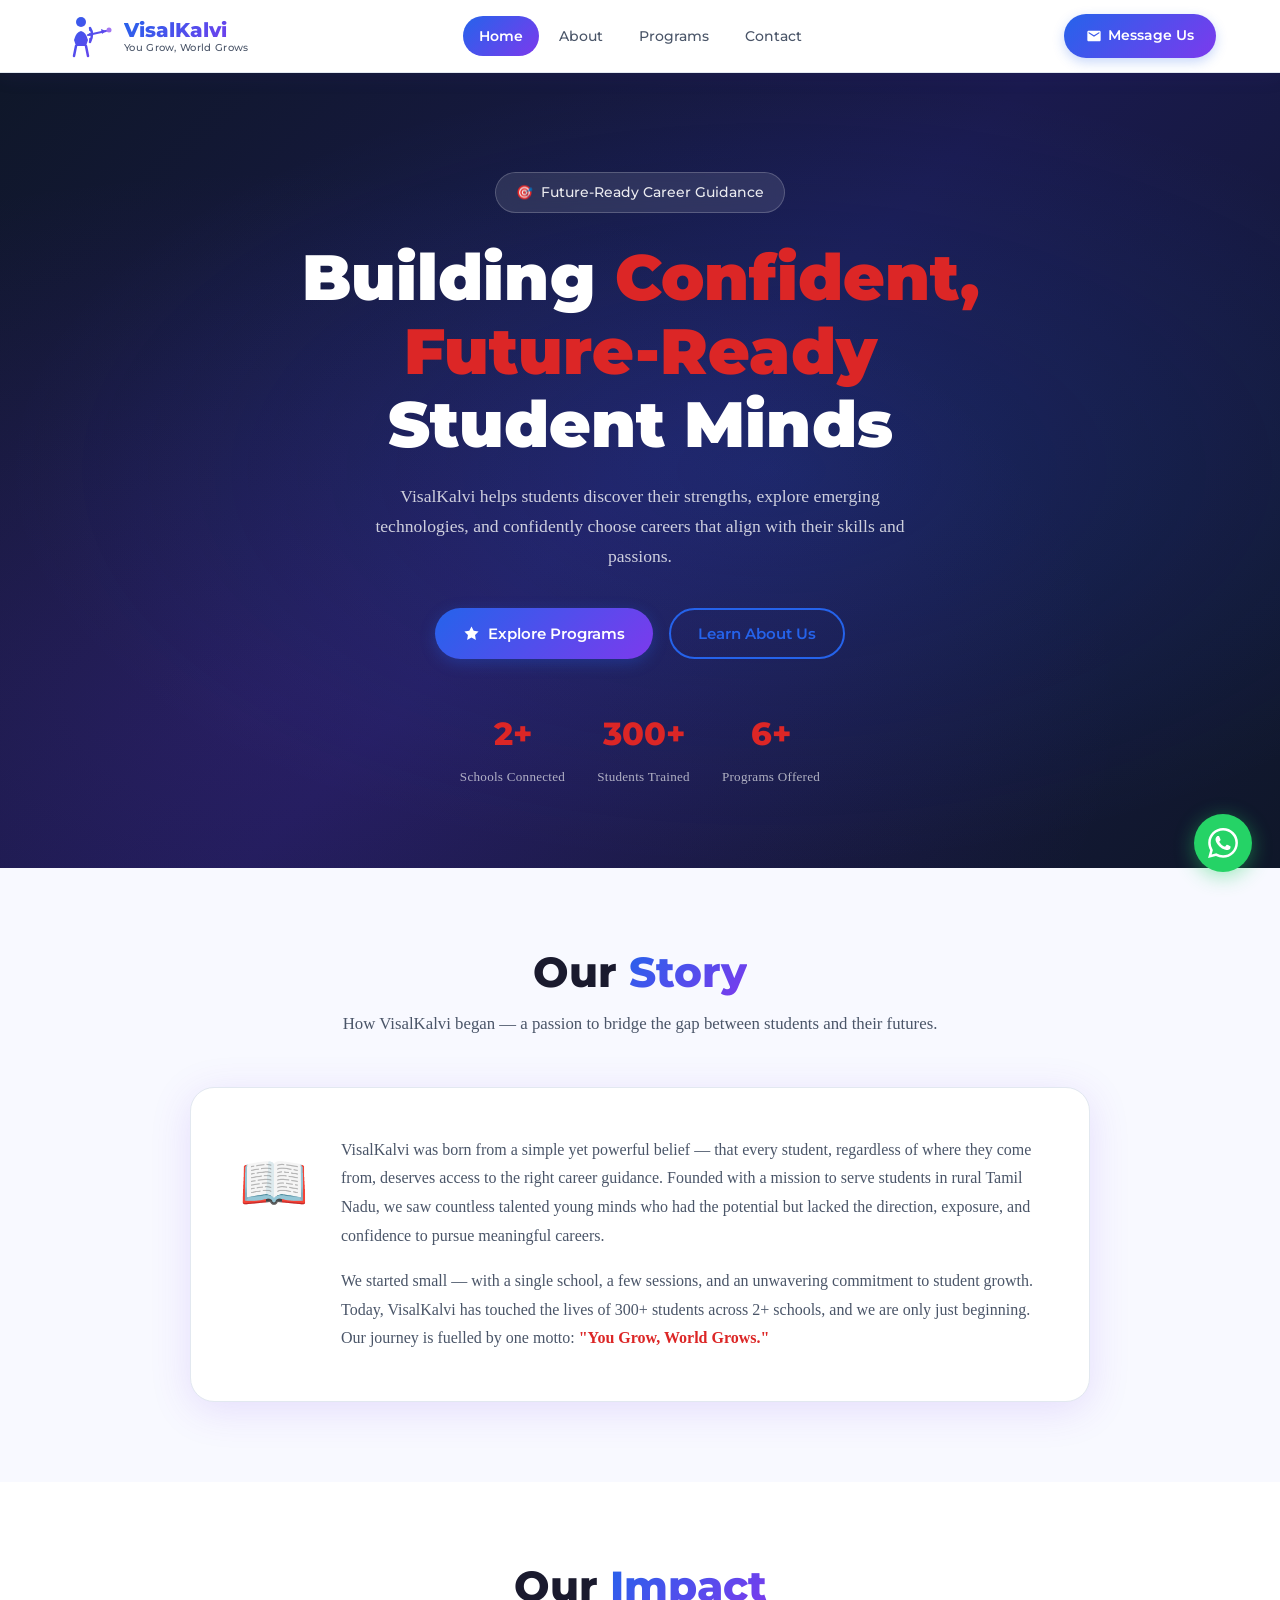
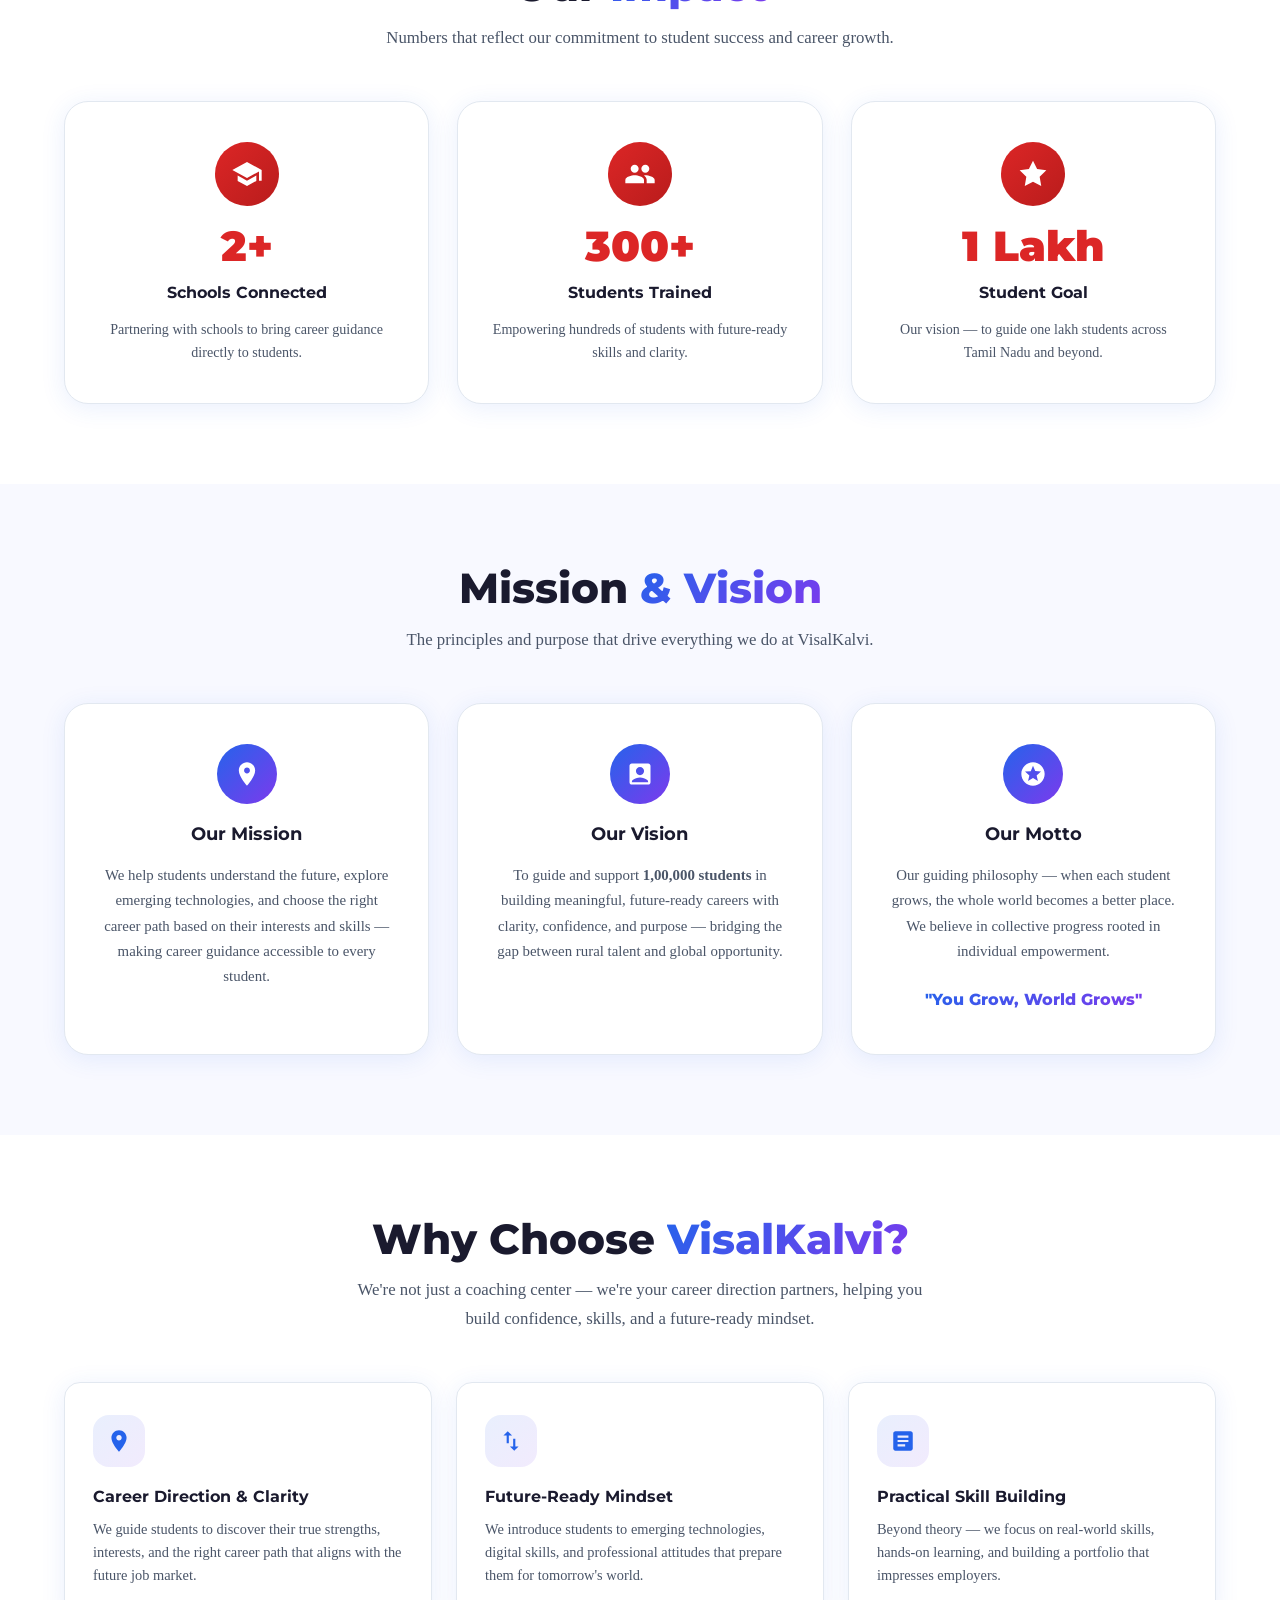
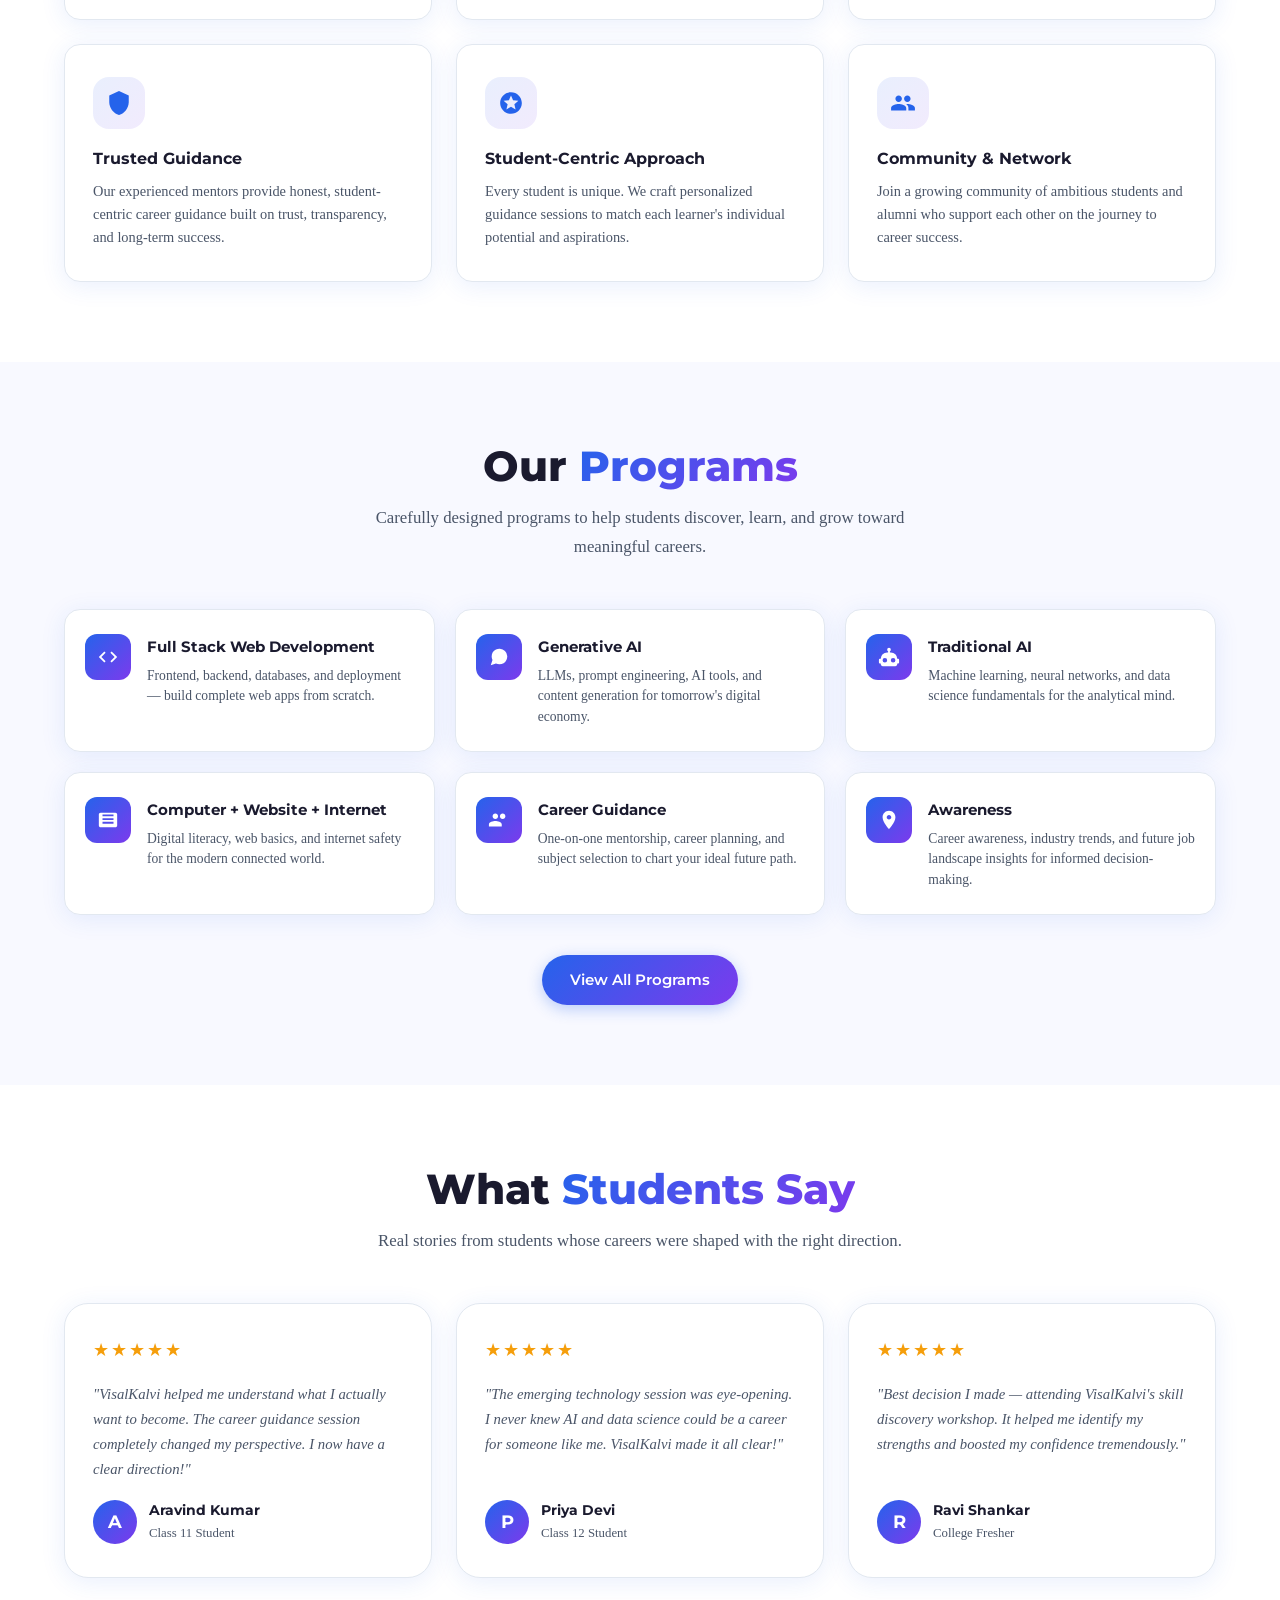
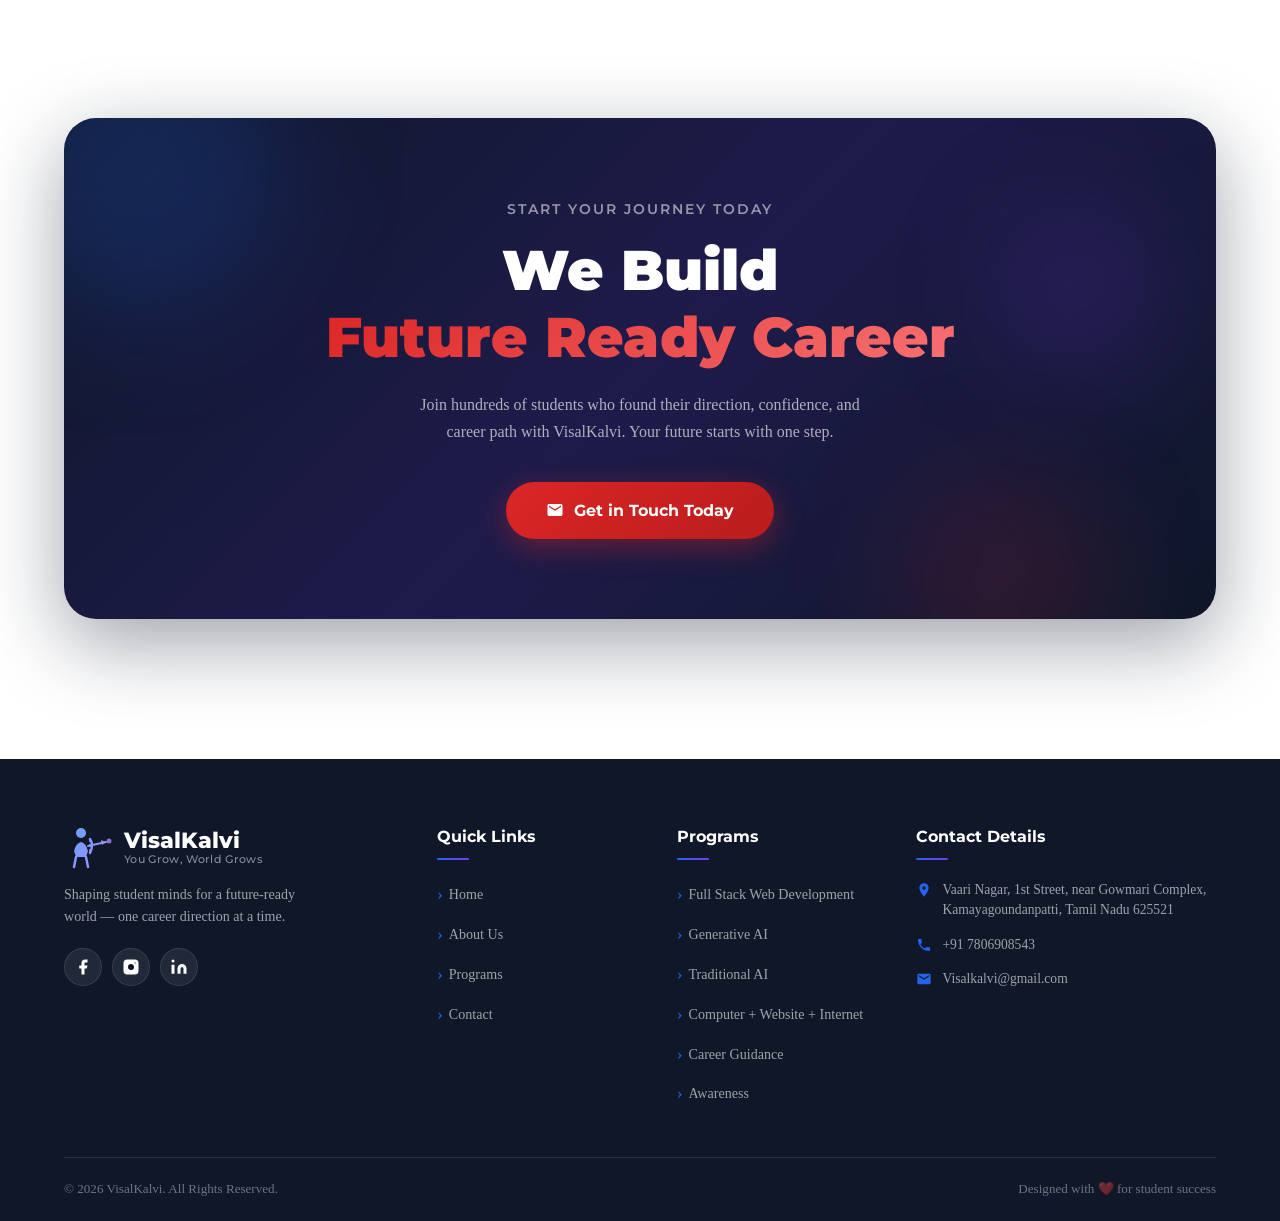
<file: index.html>
<!DOCTYPE html>
<html lang="en">
<head>
  <meta charset="UTF-8" />
  <meta name="viewport" content="width=device-width, initial-scale=1.0" />
  <title>VisalKalvi — You Grow, World Grows | Career Guidance for Students</title>
  <meta name="description" content="VisalKalvi empowers students with future-ready career guidance, skill development, and emerging technology awareness. You Grow, World Grows." />
  <link rel="preconnect" href="https://fonts.googleapis.com" />
  <link rel="preconnect" href="https://fonts.gstatic.com" crossorigin />
  <link href="https://fonts.googleapis.com/css2?family=Montserrat:wght@400;600;700;800;900&display=swap" rel="stylesheet" />
  <link rel="stylesheet" href="css/style.css" />
  <link rel="stylesheet" href="css/home.css" />
</head>
<body>

<!-- Placeholder for Shared Header -->
<div id="header-placeholder"></div>

<!-- ===== HERO ===== -->
<section class="hero hero-centered">
  <div class="container">
    <div class="hero-inner hero-inner-centered">
      <div class="hero-content hero-content-centered">
        <div class="hero-badge">
          <span>🎯</span>
          Future-Ready Career Guidance
        </div>
        <h1 class="hero-title">
          Building <span class="highlight-red">Confident,</span><br/>
          <span class="highlight-red">Future-Ready</span><br/>
          Student Minds
        </h1>
        <p class="hero-desc">
          VisalKalvi helps students discover their strengths, explore emerging technologies,
          and confidently choose careers that align with their skills and passions.
        </p>
        <div class="hero-actions">
          <a href="programs.html" class="btn-primary" id="heroExploreBtn">
            <svg viewBox="0 0 24 24" width="17" height="17" fill="white"><path d="M12 2l3.09 6.26L22 9.27l-5 4.87 1.18 6.88L12 17.77l-6.18 3.25L7 14.14 2 9.27l6.91-1.01L12 2z"/></svg>
            Explore Programs
          </a>
          <a href="about.html" class="btn-outline" id="heroAboutBtn">Learn About Us</a>
        </div>
        <div class="hero-stats">
          <div class="hero-stat"><strong>2+</strong><span>Schools Connected</span></div>
          <div class="hero-stat"><strong>300+</strong><span>Students Trained</span></div>
          <div class="hero-stat"><strong>6+</strong><span>Programs Offered</span></div>
        </div>
      </div>
    </div>
  </div>
</section>

<!-- ===== OUR STORY ===== -->
<section class="section section-alt" id="our-story">
  <div class="container">
    <h2 class="section-title">Our <span class="gradient-text">Story</span></h2>
    <p class="section-subtitle">How VisalKalvi began — a passion to bridge the gap between students and their futures.</p>
    <div class="story-card">
      <div class="story-icon">📖</div>
      <div class="story-content">
        <p>VisalKalvi was born from a simple yet powerful belief — that every student, regardless of where they come from, deserves access to the right career guidance. Founded with a mission to serve students in rural Tamil Nadu, we saw countless talented young minds who had the potential but lacked the direction, exposure, and confidence to pursue meaningful careers.</p>
        <p style="margin-top:16px;">We started small — with a single school, a few sessions, and an unwavering commitment to student growth. Today, VisalKalvi has touched the lives of 300+ students across 2+ schools, and we are only just beginning. Our journey is fuelled by one motto: <strong style="color:#DC2626;">"You Grow, World Grows."</strong></p>
      </div>
    </div>
  </div>
</section>

<!-- ===== OUR IMPACT ===== -->
<section class="section" id="our-impact">
  <div class="container">
    <h2 class="section-title">Our <span class="gradient-text">Impact</span></h2>
    <p class="section-subtitle">Numbers that reflect our commitment to student success and career growth.</p>
    <div class="impact-grid">
      <div class="impact-card">
        <div class="impact-icon">
          <svg viewBox="0 0 24 24"><path d="M12 3L1 9l11 6 9-4.91V17h2V9L12 3zM5 13.18v4L12 21l7-3.82v-4L12 17l-7-3.82z"/></svg>
        </div>
        <span class="impact-number">2+</span>
        <span class="impact-label">Schools Connected</span>
        <p class="impact-desc">Partnering with schools to bring career guidance directly to students.</p>
      </div>
      <div class="impact-card">
        <div class="impact-icon">
          <svg viewBox="0 0 24 24"><path d="M16 11c1.66 0 2.99-1.34 2.99-3S17.66 5 16 5c-1.66 0-3 1.34-3 3s1.34 3 3 3zm-8 0c1.66 0 2.99-1.34 2.99-3S9.66 5 8 5C6.34 5 5 6.34 5 8s1.34 3 3 3zm0 2c-2.33 0-7 1.17-7 3.5V19h14v-2.5c0-2.33-4.67-3.5-7-3.5zm8 0c-.29 0-.62.02-.97.05 1.16.84 1.97 1.97 1.97 3.45V19h6v-2.5c0-2.33-4.67-3.5-7-3.5z"/></svg>
        </div>
        <span class="impact-number">300+</span>
        <span class="impact-label">Students Trained</span>
        <p class="impact-desc">Empowering hundreds of students with future-ready skills and clarity.</p>
      </div>
      <div class="impact-card">
        <div class="impact-icon">
          <svg viewBox="0 0 24 24"><path d="M12 2l3.09 6.26L22 9.27l-5 4.87 1.18 6.88L12 17.77l-6.18 3.25L7 14.14 2 9.27l6.91-1.01L12 2z"/></svg>
        </div>
        <span class="impact-number">1 Lakh</span>
        <span class="impact-label">Student Goal</span>
        <p class="impact-desc">Our vision — to guide one lakh students across Tamil Nadu and beyond.</p>
      </div>
    </div>
  </div>
</section>

<!-- ===== MISSION & VISION ===== -->
<section class="section section-alt" id="mission-vision">
  <div class="container">
    <h2 class="section-title">Mission <span class="gradient-text">&amp; Vision</span></h2>
    <p class="section-subtitle">The principles and purpose that drive everything we do at VisalKalvi.</p>
    <div class="mv-grid">
      <div class="mv-card">
        <div class="mv-icon">
          <svg viewBox="0 0 24 24"><path d="M12 2C8.13 2 5 5.13 5 9c0 5.25 7 13 7 13s7-7.75 7-13c0-3.87-3.13-7-7-7zm0 9.5c-1.38 0-2.5-1.12-2.5-2.5s1.12-2.5 2.5-2.5 2.5 1.12 2.5 2.5-1.12 2.5-2.5 2.5z"/></svg>
        </div>
        <h3>Our Mission</h3>
        <p>We help students understand the future, explore emerging technologies, and choose the right career path based on their interests and skills — making career guidance accessible to every student.</p>
      </div>
      <div class="mv-card">
        <div class="mv-icon">
          <svg viewBox="0 0 24 24"><path d="M19 3H5c-1.1 0-2 .9-2 2v14c0 1.1.9 2 2 2h14c1.1 0 2-.9 2-2V5c0-1.1-.9-2-2-2zm-7 3c1.93 0 3.5 1.57 3.5 3.5S13.93 13 12 13s-3.5-1.57-3.5-3.5S10.07 6 12 6zm7 13H5v-.23c0-.62.28-1.2.76-1.58C7.47 15.82 9.64 15 12 15s4.53.82 6.24 2.19c.48.38.76.97.76 1.58V19z"/></svg>
        </div>
        <h3>Our Vision</h3>
        <p>To guide and support <strong>1,00,000 students</strong> in building meaningful, future-ready careers with clarity, confidence, and purpose — bridging the gap between rural talent and global opportunity.</p>
      </div>
      <div class="mv-card">
        <div class="mv-icon">
          <svg viewBox="0 0 24 24"><path d="M11.99 2C6.47 2 2 6.48 2 12s4.47 10 9.99 10C17.52 22 22 17.52 22 12S17.52 2 11.99 2zm4.24 16L12 15.45 7.77 18l1.12-4.81-3.73-3.23 4.92-.42L12 5l1.92 4.53 4.92.42-3.73 3.23L16.23 18z"/></svg>
        </div>
        <h3>Our Motto</h3>
        <p>Our guiding philosophy — when each student grows, the whole world becomes a better place. We believe in collective progress rooted in individual empowerment.</p>
        <span class="mv-motto">"You Grow, World Grows"</span>
      </div>
    </div>
  </div>
</section>

<!-- ===== WHY CHOOSE ===== -->
<section class="section" id="why-choose">
  <div class="container">
    <h2 class="section-title">Why Choose <span class="gradient-text">VisalKalvi?</span></h2>
    <p class="section-subtitle">We're not just a coaching center — we're your career direction partners, helping you build confidence, skills, and a future-ready mindset.</p>
    <div class="why-grid">
      <div class="why-card">
        <div class="why-icon"><svg viewBox="0 0 24 24"><path d="M12 2C8.13 2 5 5.13 5 9c0 5.25 7 13 7 13s7-7.75 7-13c0-3.87-3.13-7-7-7zm0 9.5c-1.38 0-2.5-1.12-2.5-2.5s1.12-2.5 2.5-2.5 2.5 1.12 2.5 2.5-1.12 2.5-2.5 2.5z"/></svg></div>
        <h3>Career Direction &amp; Clarity</h3>
        <p>We guide students to discover their true strengths, interests, and the right career path that aligns with the future job market.</p>
      </div>
      <div class="why-card">
        <div class="why-icon"><svg viewBox="0 0 24 24"><path d="M9 3L5 6.99h3V14h2V6.99h3L9 3zm7 14.01V10h-2v7.01h-3L15 21l4-3.99h-3z"/></svg></div>
        <h3>Future-Ready Mindset</h3>
        <p>We introduce students to emerging technologies, digital skills, and professional attitudes that prepare them for tomorrow's world.</p>
      </div>
      <div class="why-card">
        <div class="why-icon"><svg viewBox="0 0 24 24"><path d="M19 3H5c-1.1 0-2 .9-2 2v14c0 1.1.9 2 2 2h14c1.1 0 2-.9 2-2V5c0-1.1-.9-2-2-2zm-5 14H7v-2h7v2zm3-4H7v-2h10v2zm0-4H7V7h10v2z"/></svg></div>
        <h3>Practical Skill Building</h3>
        <p>Beyond theory — we focus on real-world skills, hands-on learning, and building a portfolio that impresses employers.</p>
      </div>
      <div class="why-card">
        <div class="why-icon"><svg viewBox="0 0 24 24"><path d="M12 1L3 5v6c0 5.55 3.84 10.74 9 12 5.16-1.26 9-6.45 9-12V5l-9-4z"/></svg></div>
        <h3>Trusted Guidance</h3>
        <p>Our experienced mentors provide honest, student-centric career guidance built on trust, transparency, and long-term success.</p>
      </div>
      <div class="why-card">
        <div class="why-icon"><svg viewBox="0 0 24 24"><path d="M11.99 2C6.47 2 2 6.48 2 12s4.47 10 9.99 10C17.52 22 22 17.52 22 12S17.52 2 11.99 2zm4.24 16L12 15.45 7.77 18l1.12-4.81-3.73-3.23 4.92-.42L12 5l1.92 4.53 4.92.42-3.73 3.23L16.23 18z"/></svg></div>
        <h3>Student-Centric Approach</h3>
        <p>Every student is unique. We craft personalized guidance sessions to match each learner's individual potential and aspirations.</p>
      </div>
      <div class="why-card">
        <div class="why-icon"><svg viewBox="0 0 24 24"><path d="M16 11c1.66 0 2.99-1.34 2.99-3S17.66 5 16 5c-1.66 0-3 1.34-3 3s1.34 3 3 3zm-8 0c1.66 0 2.99-1.34 2.99-3S9.66 5 8 5C6.34 5 5 6.34 5 8s1.34 3 3 3zm0 2c-2.33 0-7 1.17-7 3.5V19h14v-2.5c0-2.33-4.67-3.5-7-3.5zm8 0c-.29 0-.62.02-.97.05 1.16.84 1.97 1.97 1.97 3.45V19h6v-2.5c0-2.33-4.67-3.5-7-3.5z"/></svg></div>
        <h3>Community &amp; Network</h3>
        <p>Join a growing community of ambitious students and alumni who support each other on the journey to career success.</p>
      </div>
    </div>
  </div>
</section>

<!-- ===== PROGRAMS PREVIEW ===== -->
<section class="section section-alt" id="programs-preview">
  <div class="container">
    <h2 class="section-title">Our <span class="gradient-text">Programs</span></h2>
    <p class="section-subtitle">Carefully designed programs to help students discover, learn, and grow toward meaningful careers.</p>
    <div class="programs-grid">
      <div class="program-card">
        <div class="prog-icon"><svg viewBox="0 0 24 24"><path d="M9.4 16.6L4.8 12l4.6-4.6L8 6l-6 6 6 6 1.4-1.4zm5.2 0l4.6-4.6-4.6-4.6L16 6l6 6-6 6-1.4-1.4z"/></svg></div>
        <div><h3>Full Stack Web Development</h3><p>Frontend, backend, databases, and deployment — build complete web apps from scratch.</p></div>
      </div>
      <div class="program-card">
        <div class="prog-icon"><svg viewBox="0 0 24 24"><path d="M21 11.5a8.38 8.38 0 0 1-.9 3.8 8.5 8.5 0 0 1-7.6 4.7 8.38 8.38 0 0 1-3.8-.9L3 21l1.9-5.7a8.38 8.38 0 0 1-.9-3.8 8.5 8.5 0 0 1 4.7-7.6 8.38 8.38 0 0 1 3.8-.9h.5a8.48 8.48 0 0 1 8 8v.5z"/></svg></div>
        <div><h3>Generative AI</h3><p>LLMs, prompt engineering, AI tools, and content generation for tomorrow's digital economy.</p></div>
      </div>
      <div class="program-card">
        <div class="prog-icon"><svg viewBox="0 0 24 24"><path d="M12 2a2 2 0 0 1 2 2c0 .74-.4 1.39-1 1.73V7h1a7 7 0 0 1 7 7h1a1 1 0 0 1 1 1v3a1 1 0 0 1-1 1h-1v1a2 2 0 0 1-2 2H5a2 2 0 0 1-2-2v-1H2a1 1 0 0 1-1-1v-3a1 1 0 0 1 1-1h1a7 7 0 0 1 7-7h1V5.73c-.6-.34-1-.99-1-1.73a2 2 0 0 1 2-2M7.5 13A2.5 2.5 0 0 0 5 15.5 2.5 2.5 0 0 0 7.5 18 2.5 2.5 0 0 0 10 15.5 2.5 2.5 0 0 0 7.5 13m9 0a2.5 2.5 0 0 0-2.5 2.5 2.5 2.5 0 0 0 2.5 2.5 2.5 2.5 0 0 0 2.5-2.5 2.5 2.5 0 0 0-2.5-2.5z"/></svg></div>
        <div><h3>Traditional AI</h3><p>Machine learning, neural networks, and data science fundamentals for the analytical mind.</p></div>
      </div>
      <div class="program-card">
        <div class="prog-icon"><svg viewBox="0 0 24 24"><path d="M20 4H4c-1.1 0-2 .9-2 2v12c0 1.1.9 2 2 2h16c1.1 0 2-.9 2-2V6c0-1.1-.9-2-2-2zm-2 12H6v-2h12v2zm0-4H6v-2h12v2zm0-4H6V6h12v2z"/></svg></div>
        <div><h3>Computer + Website + Internet</h3><p>Digital literacy, web basics, and internet safety for the modern connected world.</p></div>
      </div>
      <div class="program-card">
        <div class="prog-icon"><svg viewBox="0 0 24 24"><path d="M16 11c1.66 0 2.99-1.34 2.99-3S17.66 5 16 5c-1.66 0-3 1.34-3 3s1.34 3 3 3zm-8 0c1.66 0 2.99-1.34 2.99-3S9.66 5 8 5C6.34 5 5 6.34 5 8s1.34 3 3 3zm0 2c-2.33 0-7 1.17-7 3.5V19h14v-2.5c0-2.33-4.67-3.5-7-3.5z"/></svg></div>
        <div><h3>Career Guidance</h3><p>One-on-one mentorship, career planning, and subject selection to chart your ideal future path.</p></div>
      </div>
      <div class="program-card">
        <div class="prog-icon"><svg viewBox="0 0 24 24"><path d="M12 2C8.13 2 5 5.13 5 9c0 5.25 7 13 7 13s7-7.75 7-13c0-3.87-3.13-7-7-7zm0 9.5c-1.38 0-2.5-1.12-2.5-2.5s1.12-2.5 2.5-2.5 2.5 1.12 2.5 2.5-1.12 2.5-2.5 2.5z"/></svg></div>
        <div><h3>Awareness</h3><p>Career awareness, industry trends, and future job landscape insights for informed decision-making.</p></div>
      </div>
    </div>
    <div class="programs-cta">
      <a href="programs.html" class="btn-primary" id="viewAllProgramsBtn">View All Programs</a>
    </div>
  </div>
</section>

<!-- ===== TESTIMONIALS ===== -->
<section class="section" id="testimonials">
  <div class="container">
    <h2 class="section-title">What <span class="gradient-text">Students Say</span></h2>
    <p class="section-subtitle">Real stories from students whose careers were shaped with the right direction.</p>
    <div class="testimonials-grid">
      <div class="testi-card">
        <div class="testi-stars">★★★★★</div>
        <p class="testi-text">"VisalKalvi helped me understand what I actually want to become. The career guidance session completely changed my perspective. I now have a clear direction!"</p>
        <div class="testi-author">
          <div class="testi-avatar">A</div>
          <div>
            <div class="testi-name">Aravind Kumar</div>
            <div class="testi-role">Class 11 Student</div>
          </div>
        </div>
      </div>
      <div class="testi-card">
        <div class="testi-stars">★★★★★</div>
        <p class="testi-text">"The emerging technology session was eye-opening. I never knew AI and data science could be a career for someone like me. VisalKalvi made it all clear!"</p>
        <div class="testi-author">
          <div class="testi-avatar">P</div>
          <div>
            <div class="testi-name">Priya Devi</div>
            <div class="testi-role">Class 12 Student</div>
          </div>
        </div>
      </div>
      <div class="testi-card">
        <div class="testi-stars">★★★★★</div>
        <p class="testi-text">"Best decision I made — attending VisalKalvi's skill discovery workshop. It helped me identify my strengths and boosted my confidence tremendously."</p>
        <div class="testi-author">
          <div class="testi-avatar">R</div>
          <div>
            <div class="testi-name">Ravi Shankar</div>
            <div class="testi-role">College Fresher</div>
          </div>
        </div>
      </div>
    </div>
  </div>
</section>

<!-- ===== CONNECTION BOX ===== -->
<section class="section connection-box-section" id="connection-box">
  <div class="container">
    <div class="connection-box">
      <div class="connection-box-inner">
        <p class="connection-label">Start Your Journey Today</p>
        <h2 class="connection-title">
          We Build<br/>
          <span class="connection-rotating" id="rotatingText">Future Ready Career</span>
        </h2>
        <p class="connection-desc">Join hundreds of students who found their direction, confidence, and career path with VisalKalvi. Your future starts with one step.</p>
        <a href="contact.html" class="btn-connection" id="connectionCTA">
          <svg viewBox="0 0 24 24" width="18" height="18" fill="currentColor"><path d="M20 4H4c-1.1 0-2 .9-2 2v12c0 1.1.9 2 2 2h16c1.1 0 2-.9 2-2V6c0-1.1-.9-2-2-2zm0 4l-8 5-8-5V6l8 5 8-5v2z"/></svg>
          Get in Touch Today
        </a>
      </div>
      <div class="connection-orbs">
        <div class="orb orb-1"></div>
        <div class="orb orb-2"></div>
        <div class="orb orb-3"></div>
      </div>
    </div>
  </div>
</section>

<!-- Placeholder for Shared Footer -->
<div id="footer-placeholder"></div>

<script src="js/script.js"></script>
<script src="js/animation.js"></script>

</body>
</html>
</file>
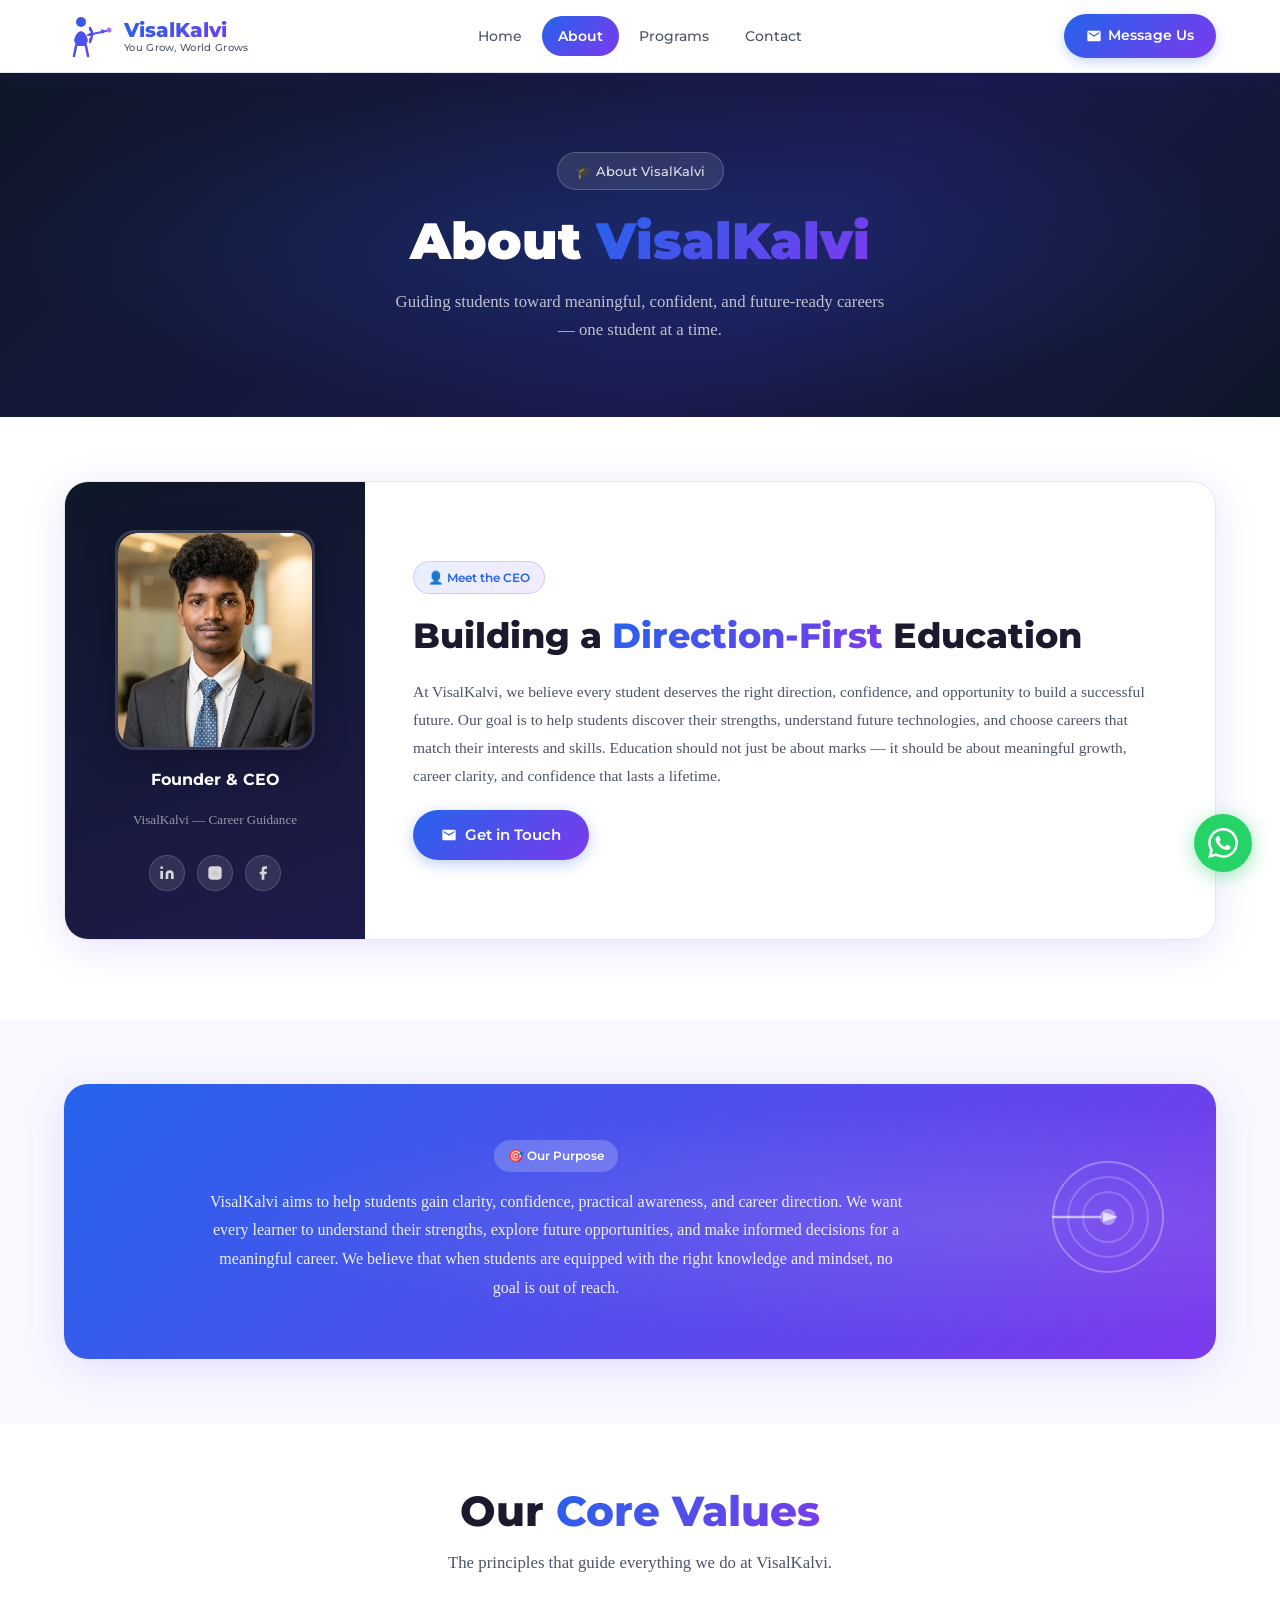
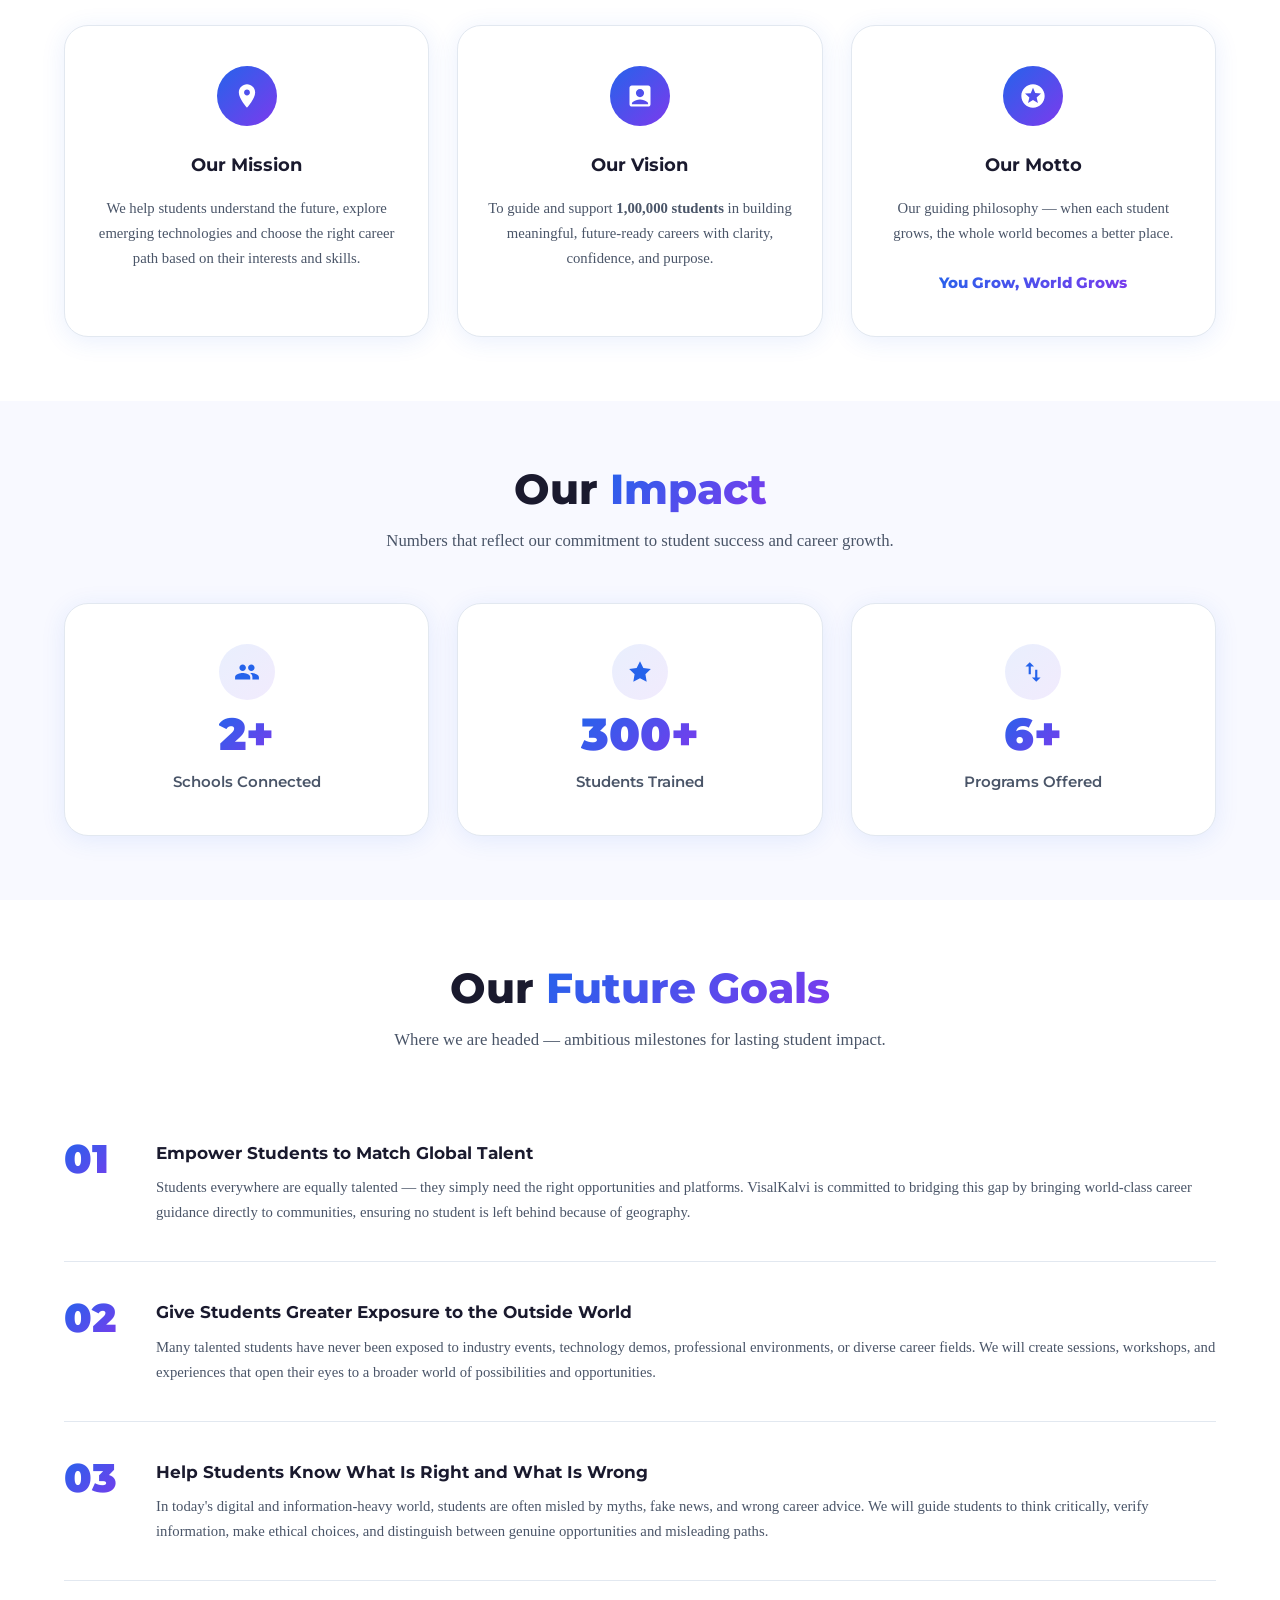
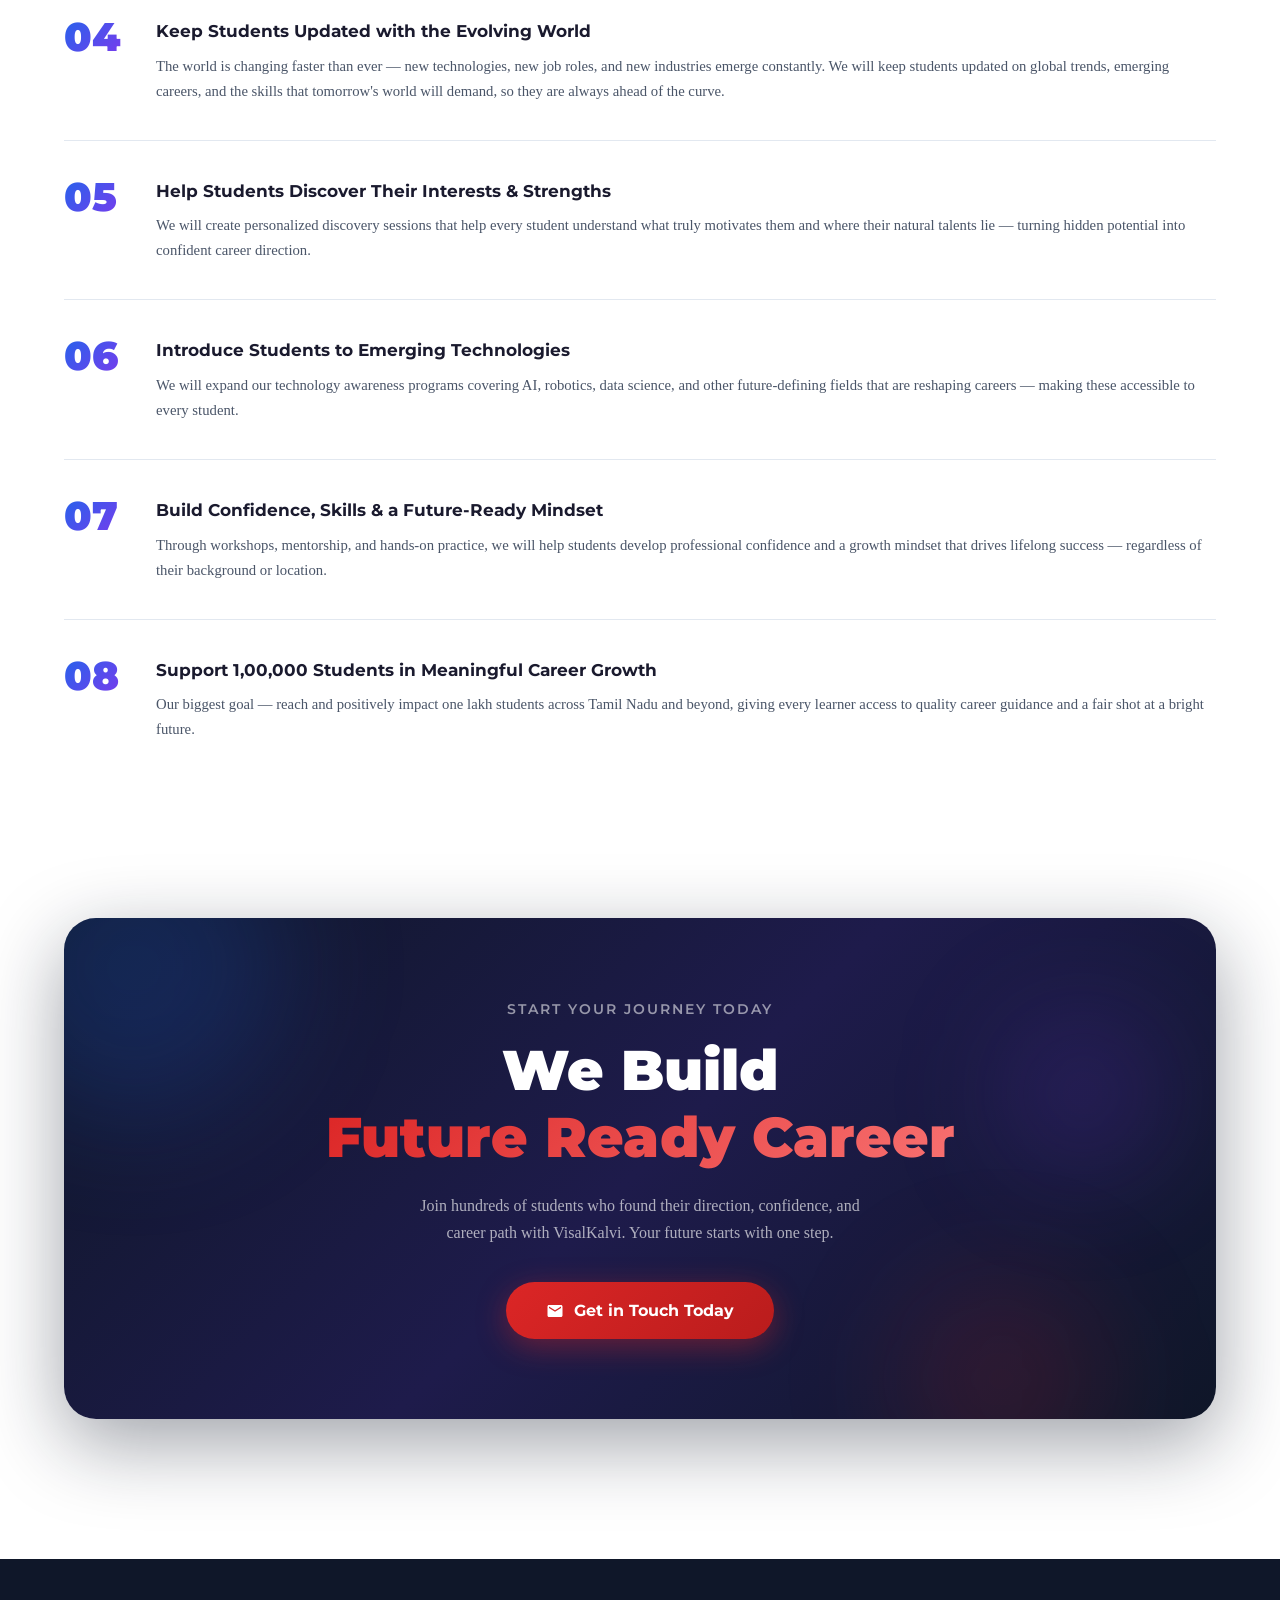
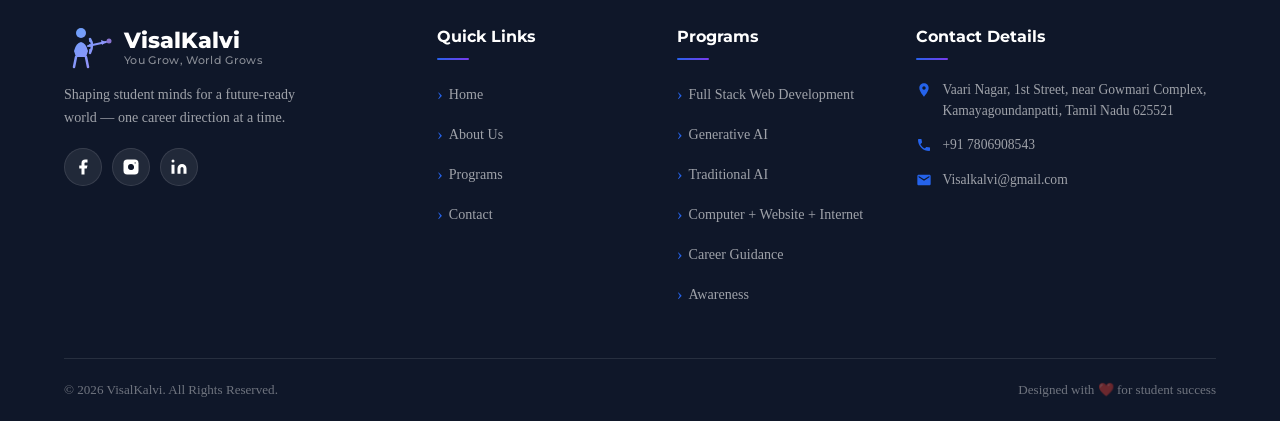
<file: about.html>
<!DOCTYPE html>
<html lang="en">
<head>
  <meta charset="UTF-8" />
  <meta name="viewport" content="width=device-width, initial-scale=1.0" />
  <title>About VisalKalvi — Our Mission, Vision &amp; Team</title>
  <meta name="description" content="Learn about VisalKalvi's mission to guide 1,00,000 students toward future-ready careers. Meet our CEO and discover our values." />
  <link rel="preconnect" href="https://fonts.googleapis.com" />
  <link rel="preconnect" href="https://fonts.gstatic.com" crossorigin />
  <link href="https://fonts.googleapis.com/css2?family=Montserrat:wght@400;600;700;800;900&display=swap" rel="stylesheet" />
  <link rel="stylesheet" href="css/style.css" />
  <link rel="stylesheet" href="css/about.css" />
</head>
<body>

<!-- Placeholder for Shared Header -->
<div id="header-placeholder"></div>

<!-- ===== 1. PAGE HERO ===== -->
<section class="page-hero">
  <div class="container page-hero-inner">
    <div class="page-badge">🎓 About VisalKalvi</div>
    <h1>
      About <span class="gradient-text">VisalKalvi</span>
    </h1>
    <p>Guiding students toward meaningful, confident, and future-ready careers — one student at a time.</p>
  </div>
</section>

<!-- ===== 2. MEET THE CEO ===== -->
<section class="section" style="padding-top: 64px;">
  <div class="container">
    <div class="ceo-card">
      <div class="ceo-inner">
        <!-- Photo side -->
        <div class="ceo-photo-side">
          <div class="ceo-avatar ceo-avatar-photo">
            <img src="images/ceo-photo.jpg" alt="VisalKalvi Founder & CEO" style="width:100%;height:100%;object-fit:cover;border-radius:20px;" />
          </div>
          <div class="ceo-name">Founder &amp; CEO</div>
          <div class="ceo-title">VisalKalvi — Career Guidance</div>
          <div class="ceo-social">
            <a href="#" aria-label="LinkedIn">
              <svg viewBox="0 0 24 24"><path d="M16 8a6 6 0 0 1 6 6v7h-4v-7a2 2 0 0 0-2-2 2 2 0 0 0-2 2v7h-4v-7a6 6 0 0 1 6-6z"/><rect x="2" y="9" width="4" height="12"/><circle cx="4" cy="4" r="2"/></svg>
            </a>
            <a href="#" aria-label="Instagram">
              <svg viewBox="0 0 24 24"><rect x="2" y="2" width="20" height="20" rx="5" ry="5"/><path d="M16 11.37A4 4 0 1 1 12.63 8 4 4 0 0 1 16 11.37z" style="fill:#ccc"/><line x1="17.5" y1="6.5" x2="17.51" y2="6.5" stroke="#ccc" stroke-width="1.5" stroke-linecap="round"/></svg>
            </a>
            <a href="#" aria-label="Facebook">
              <svg viewBox="0 0 24 24"><path d="M18 2h-3a5 5 0 0 0-5 5v3H7v4h3v8h4v-8h3l1-4h-4V7a1 1 0 0 1 1-1h3z"/></svg>
            </a>
          </div>
        </div>

        <!-- Content side -->
        <div class="ceo-content">
          <span class="ceo-tag">👤 Meet the CEO</span>
          <h2>Building a <span>Direction-First</span> Education</h2>
          <p class="ceo-quote">
            At VisalKalvi, we believe every student deserves the right direction, confidence, and opportunity to build a successful future. Our goal is to help students discover their strengths, understand future technologies, and choose careers that match their interests and skills. Education should not just be about marks — it should be about meaningful growth, career clarity, and confidence that lasts a lifetime.
          </p>
          <a href="contact.html" class="btn-primary" style="width:fit-content;">
            <svg viewBox="0 0 24 24" width="16" height="16" fill="white"><path d="M20 4H4c-1.1 0-2 .9-2 2v12c0 1.1.9 2 2 2h16c1.1 0 2-.9 2-2V6c0-1.1-.9-2-2-2zm0 4l-8 5-8-5V6l8 5 8-5v2z"/></svg>
            Get in Touch
          </a>
        </div>
      </div>
    </div>
  </div>
</section>

<!-- ===== 3. OUR PURPOSE ===== -->
<section class="section" style="background:#f8f9ff; padding-top:64px; padding-bottom:64px;">
  <div class="container">
    <div class="goal-card">
      <div class="goal-card-content" style="text-align:center;">
        <span class="goal-tag">🎯 Our Purpose</span>
        <p style="max-width:700px; margin:0 auto;">
          VisalKalvi aims to help students gain clarity, confidence, practical awareness, and career direction. We want every learner to understand their strengths, explore future opportunities, and make informed decisions for a meaningful career. We believe that when students are equipped with the right knowledge and mindset, no goal is out of reach.
        </p>
      </div>
      <div class="goal-illustration">
        <svg viewBox="0 0 120 120" xmlns="http://www.w3.org/2000/svg">
          <circle cx="60" cy="60" r="55" stroke="white" stroke-width="2" fill="none" opacity="0.3"/>
          <circle cx="60" cy="60" r="40" stroke="white" stroke-width="2" fill="none" opacity="0.2"/>
          <circle cx="60" cy="60" r="25" stroke="white" stroke-width="2" fill="none" opacity="0.2"/>
          <circle cx="60" cy="60" r="8" fill="white" opacity="0.4"/>
          <line x1="5" y1="60" x2="52" y2="60" stroke="white" stroke-width="2.5" stroke-linecap="round" opacity="0.6"/>
          <polygon points="55,55 70,60 55,65" fill="white" opacity="0.7"/>
        </svg>
      </div>
    </div>
  </div>
</section>

<!-- ===== 4. MISSION VISION MOTTO ===== -->
<section class="section" style="padding-top:64px; padding-bottom:64px;">
  <div class="container">
    <h2 class="section-title">Our <span class="gradient-text">Core Values</span></h2>
    <p class="section-subtitle">The principles that guide everything we do at VisalKalvi.</p>
    <div class="mvv-grid">
      <!-- Mission -->
      <div class="mvv-card" style="text-align:center; align-items:center;">
        <div class="mvv-icon">
          <svg viewBox="0 0 24 24">
            <path d="M12 2C8.13 2 5 5.13 5 9c0 5.25 7 13 7 13s7-7.75 7-13c0-3.87-3.13-7-7-7zm0 9.5c-1.38 0-2.5-1.12-2.5-2.5s1.12-2.5 2.5-2.5 2.5 1.12 2.5 2.5-1.12 2.5-2.5 2.5z"/>
          </svg>
        </div>
        <h3>Our Mission</h3>
        <p>We help students understand the future, explore emerging technologies and choose the right career path based on their interests and skills.</p>
      </div>

      <!-- Vision -->
      <div class="mvv-card" style="text-align:center; align-items:center;">
        <div class="mvv-icon">
          <svg viewBox="0 0 24 24">
            <path d="M19 3H5c-1.1 0-2 .9-2 2v14c0 1.1.9 2 2 2h14c1.1 0 2-.9 2-2V5c0-1.1-.9-2-2-2zm-7 3c1.93 0 3.5 1.57 3.5 3.5S13.93 13 12 13s-3.5-1.57-3.5-3.5S10.07 6 12 6zm7 13H5v-.23c0-.62.28-1.2.76-1.58C7.47 15.82 9.64 15 12 15s4.53.82 6.24 2.19c.48.38.76.97.76 1.58V19z"/>
          </svg>
        </div>
        <h3>Our Vision</h3>
        <p>To guide and support <strong>1,00,000 students</strong> in building meaningful, future-ready careers with clarity, confidence, and purpose.</p>
      </div>

      <!-- Motto -->
      <div class="mvv-card" style="text-align:center; align-items:center;">
        <div class="mvv-icon">
          <svg viewBox="0 0 24 24">
            <path d="M11.99 2C6.47 2 2 6.48 2 12s4.47 10 9.99 10C17.52 22 22 17.52 22 12S17.52 2 11.99 2zm4.24 16L12 15.45 7.77 18l1.12-4.81-3.73-3.23 4.92-.42L12 5l1.92 4.53 4.92.42-3.73 3.23L16.23 18z"/>
          </svg>
        </div>
        <h3>Our Motto</h3>
        <p>Our guiding philosophy — when each student grows, the whole world becomes a better place.</p>
        <span class="mvv-motto-text">You Grow, World Grows</span>
      </div>
    </div>
  </div>
</section>

<!-- ===== 5. STATISTICS ===== -->
<section class="section" style="background:#f8f9ff; padding-top:64px; padding-bottom:64px;">
  <div class="container">
    <h2 class="section-title">Our <span class="gradient-text">Impact</span></h2>
    <p class="section-subtitle">Numbers that reflect our commitment to student success and career growth.</p>
    <div class="stats-grid">
      <div class="stat-card">
        <div class="stat-icon">
          <svg viewBox="0 0 24 24"><path d="M16 11c1.66 0 2.99-1.34 2.99-3S17.66 5 16 5c-1.66 0-3 1.34-3 3s1.34 3 3 3zm-8 0c1.66 0 2.99-1.34 2.99-3S9.66 5 8 5C6.34 5 5 6.34 5 8s1.34 3 3 3zm0 2c-2.33 0-7 1.17-7 3.5V19h14v-2.5c0-2.33-4.67-3.5-7-3.5zm8 0c-.29 0-.62.02-.97.05 1.16.84 1.97 1.97 1.97 3.45V19h6v-2.5c0-2.33-4.67-3.5-7-3.5z"/></svg>
        </div>
        <span class="stat-number">2+</span>
        <span class="stat-label">Schools Connected</span>
      </div>
      <div class="stat-card">
        <div class="stat-icon">
          <svg viewBox="0 0 24 24"><path d="M12 2l3.09 6.26L22 9.27l-5 4.87 1.18 6.88L12 17.77l-6.18 3.25L7 14.14 2 9.27l6.91-1.01L12 2z"/></svg>
        </div>
        <span class="stat-number">300+</span>
        <span class="stat-label">Students Trained</span>
      </div>
      <div class="stat-card">
        <div class="stat-icon">
          <svg viewBox="0 0 24 24"><path d="M9 3L5 6.99h3V14h2V6.99h3L9 3zm7 14.01V10h-2v7.01h-3L15 21l4-3.99h-3z"/></svg>
        </div>
        <span class="stat-number">6+</span>
        <span class="stat-label">Programs Offered</span>
      </div>
    </div>
  </div>
</section>

<!-- ===== 6. FUTURE GOALS ===== -->
<section class="section" style="padding-top:64px; padding-bottom:80px;">
  <div class="container">
    <h2 class="section-title">Our <span class="gradient-text">Future Goals</span></h2>
    <p class="section-subtitle">Where we are headed — ambitious milestones for lasting student impact.</p>

    <div class="goals-list">

      <!-- Rural Equality Goal -->
      <div class="goal-item">
        <div class="goal-num">01</div>
        <div class="goal-item-text">
          <h4>Empower Students to Match Global Talent</h4>
          <p>Students everywhere are equally talented — they simply need the right opportunities and platforms. VisalKalvi is committed to bridging this gap by bringing world-class career guidance directly to communities, ensuring no student is left behind because of geography.</p>
        </div>
      </div>

      <!-- Exposure Goal -->
      <div class="goal-item">
        <div class="goal-num">02</div>
        <div class="goal-item-text">
          <h4>Give Students Greater Exposure to the Outside World</h4>
          <p>Many talented students have never been exposed to industry events, technology demos, professional environments, or diverse career fields. We will create sessions, workshops, and experiences that open their eyes to a broader world of possibilities and opportunities.</p>
        </div>
      </div>

      <!-- Right vs Wrong Goal -->
      <div class="goal-item">
        <div class="goal-num">03</div>
        <div class="goal-item-text">
          <h4>Help Students Know What Is Right and What Is Wrong</h4>
          <p>In today's digital and information-heavy world, students are often misled by myths, fake news, and wrong career advice. We will guide students to think critically, verify information, make ethical choices, and distinguish between genuine opportunities and misleading paths.</p>
        </div>
      </div>

      <!-- Evolving World Goal -->
      <div class="goal-item">
        <div class="goal-num">04</div>
        <div class="goal-item-text">
          <h4>Keep Students Updated with the Evolving World</h4>
          <p>The world is changing faster than ever — new technologies, new job roles, and new industries emerge constantly. We will keep students updated on global trends, emerging careers, and the skills that tomorrow's world will demand, so they are always ahead of the curve.</p>
        </div>
      </div>

      <!-- Discovery Goal -->
      <div class="goal-item">
        <div class="goal-num">05</div>
        <div class="goal-item-text">
          <h4>Help Students Discover Their Interests &amp; Strengths</h4>
          <p>We will create personalized discovery sessions that help every student understand what truly motivates them and where their natural talents lie — turning hidden potential into confident career direction.</p>
        </div>
      </div>

      <!-- Technology Goal -->
      <div class="goal-item">
        <div class="goal-num">06</div>
        <div class="goal-item-text">
          <h4>Introduce Students to Emerging Technologies</h4>
          <p>We will expand our technology awareness programs covering AI, robotics, data science, and other future-defining fields that are reshaping careers — making these accessible to every student.</p>
        </div>
      </div>

      <!-- Confidence Goal -->
      <div class="goal-item">
        <div class="goal-num">07</div>
        <div class="goal-item-text">
          <h4>Build Confidence, Skills &amp; a Future-Ready Mindset</h4>
          <p>Through workshops, mentorship, and hands-on practice, we will help students develop professional confidence and a growth mindset that drives lifelong success — regardless of their background or location.</p>
        </div>
      </div>

      <!-- 1 Lakh Goal -->
      <div class="goal-item">
        <div class="goal-num">08</div>
        <div class="goal-item-text">
          <h4>Support 1,00,000 Students in Meaningful Career Growth</h4>
          <p>Our biggest goal — reach and positively impact one lakh students across Tamil Nadu and beyond, giving every learner access to quality career guidance and a fair shot at a bright future.</p>
        </div>
      </div>

    </div>
  </div>
</section>

<!-- ===== CONNECTION BOX ===== -->
<section class="section connection-box-section" id="connection-box-about">
  <div class="container">
    <div class="connection-box">
      <div class="connection-box-inner">
        <p class="connection-label">Start Your Journey Today</p>
        <h2 class="connection-title">
          We Build<br/>
          <span class="connection-rotating" id="rotatingTextAbout">Future Ready Career</span>
        </h2>
        <p class="connection-desc">Join hundreds of students who found their direction, confidence, and career path with VisalKalvi. Your future starts with one step.</p>
        <a href="contact.html" class="btn-connection" id="aboutConnectionCTA">
          <svg viewBox="0 0 24 24" width="18" height="18" fill="currentColor"><path d="M20 4H4c-1.1 0-2 .9-2 2v12c0 1.1.9 2 2 2h16c1.1 0 2-.9 2-2V6c0-1.1-.9-2-2-2zm0 4l-8 5-8-5V6l8 5 8-5v2z"/></svg>
          Get in Touch Today
        </a>
      </div>
      <div class="connection-orbs">
        <div class="orb orb-1"></div>
        <div class="orb orb-2"></div>
        <div class="orb orb-3"></div>
      </div>
    </div>
  </div>
</section>

<!-- Placeholder for Shared Footer -->
<div id="footer-placeholder"></div>

<script src="js/script.js"></script>
<script src="js/animation.js"></script>
</body>
</html>
</file>
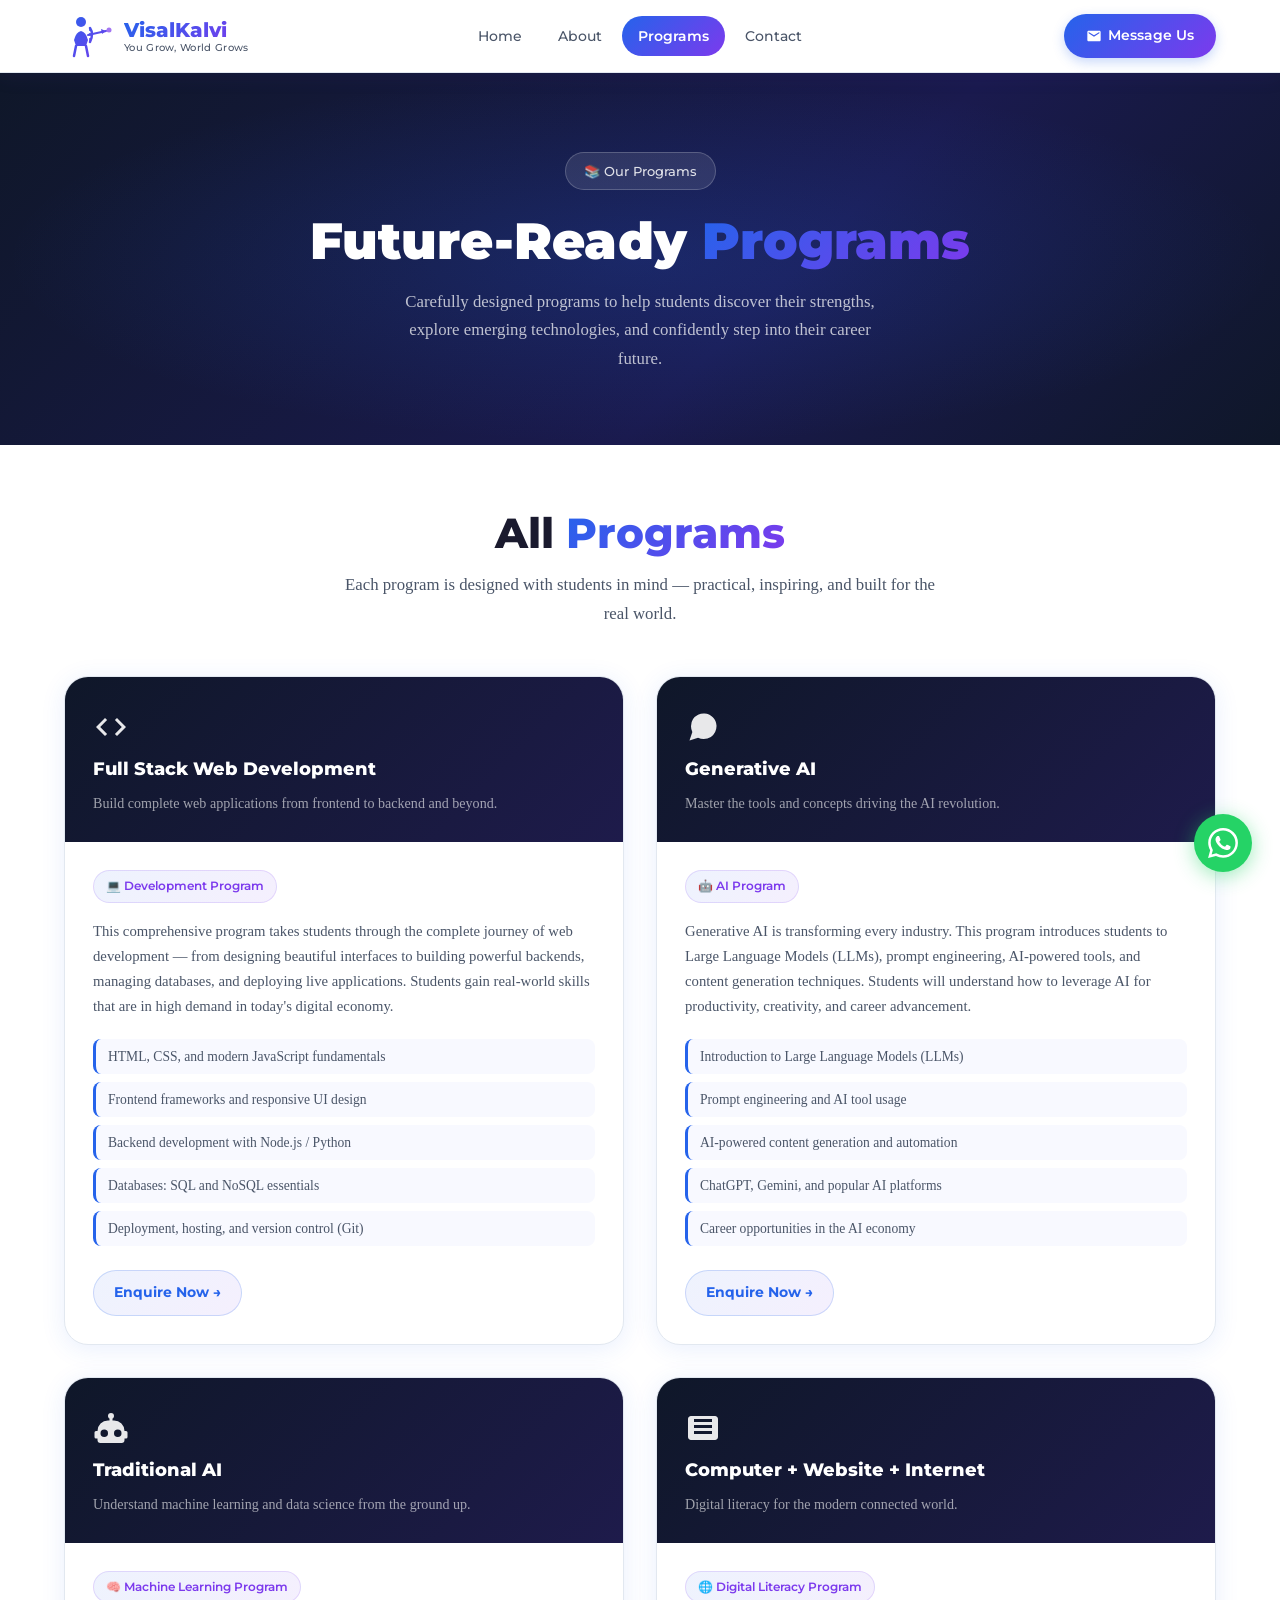
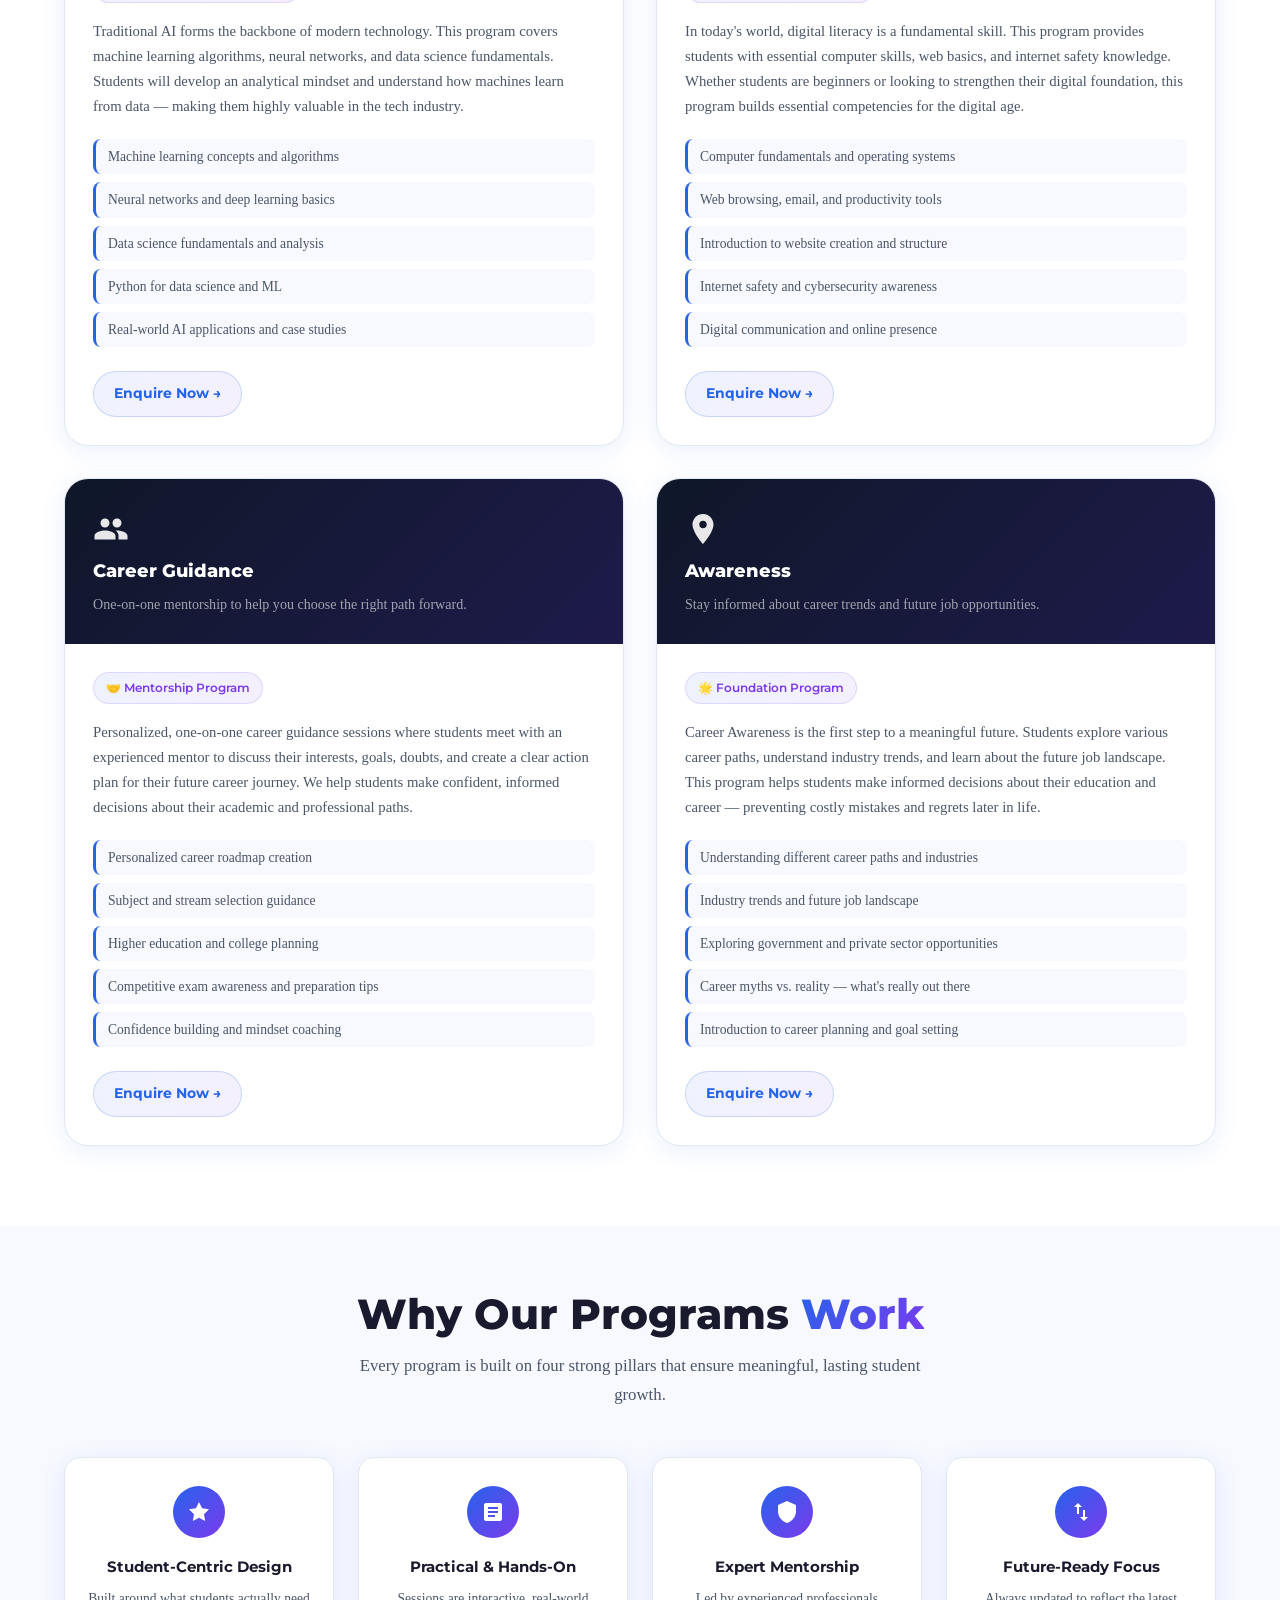
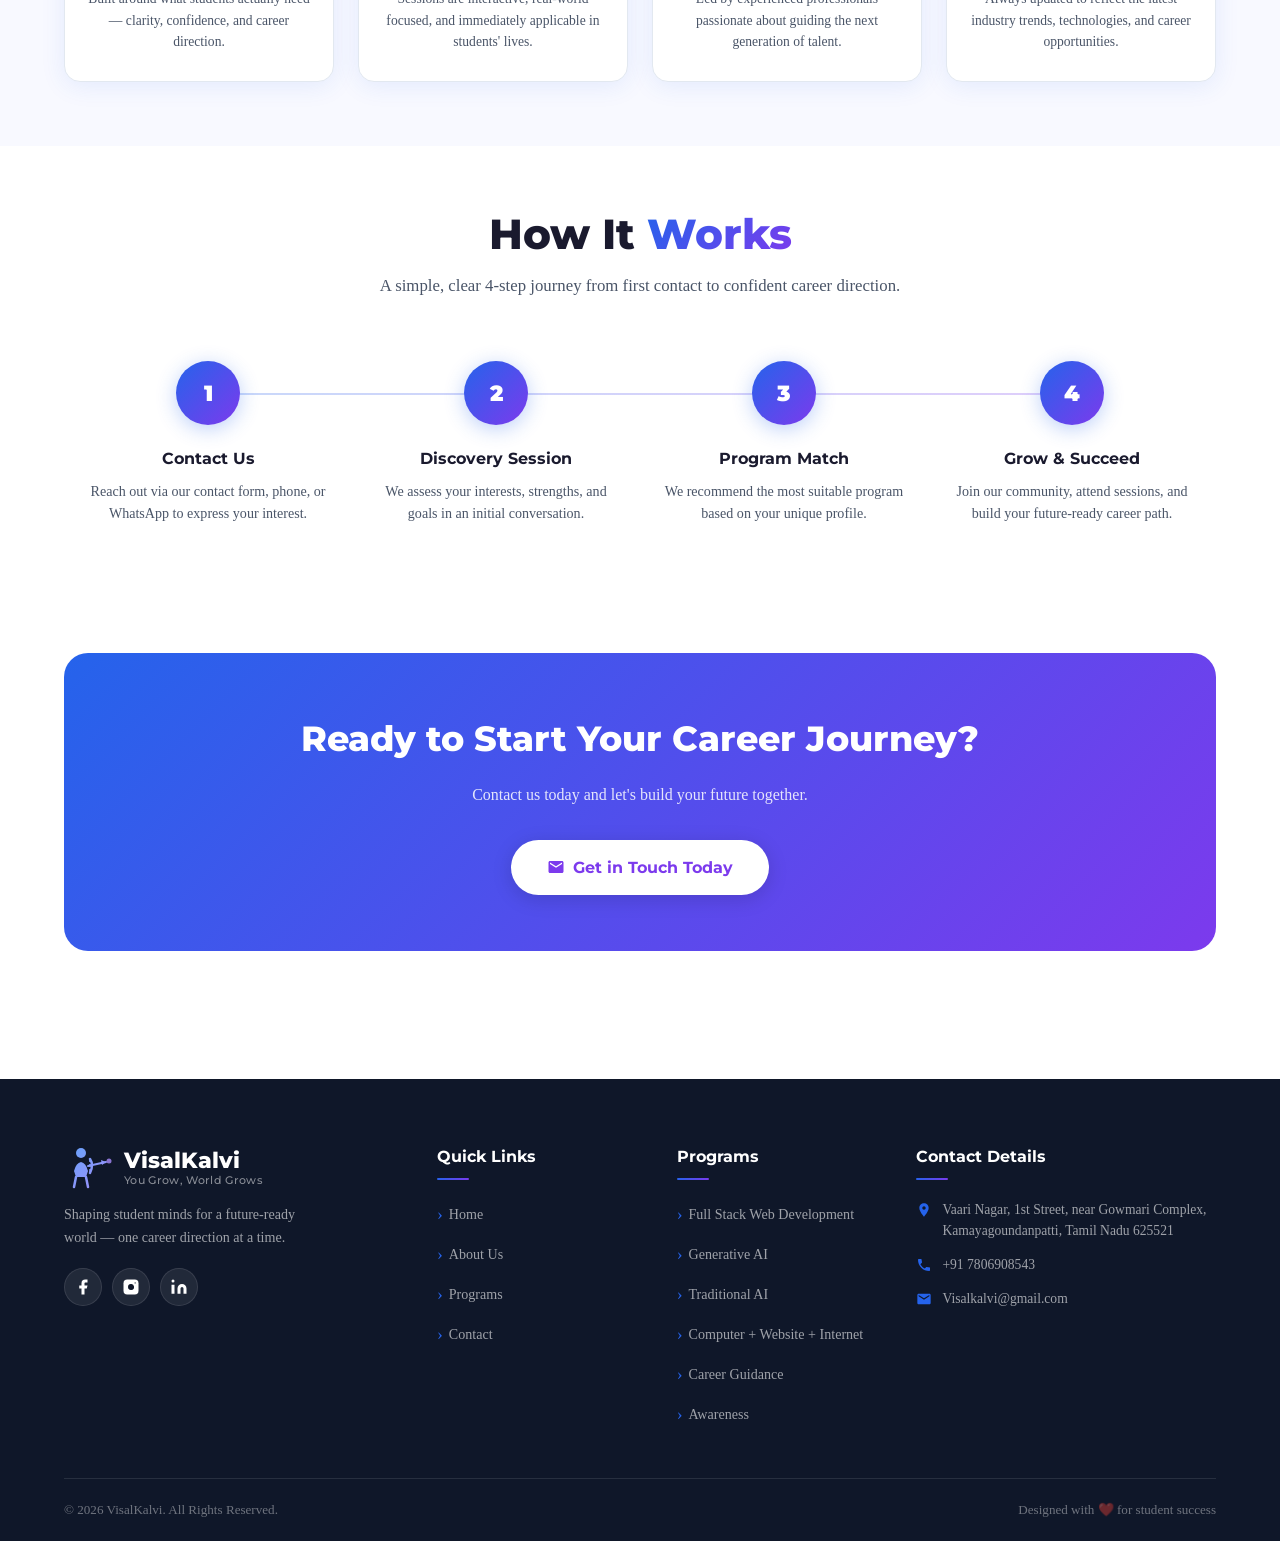
<file: programs.html>
<!DOCTYPE html>
<html lang="en">
<head>
  <meta charset="UTF-8" />
  <meta name="viewport" content="width=device-width, initial-scale=1.0" />
  <title>Programs — VisalKalvi | Full Stack, AI, Career Guidance &amp; More</title>
  <meta name="description" content="Explore VisalKalvi's 6 programs: Full Stack Web Development, Generative AI, Traditional AI, Computer & Internet, Career Guidance, and Awareness for future-ready students." />
  <link rel="preconnect" href="https://fonts.googleapis.com" />
  <link rel="preconnect" href="https://fonts.gstatic.com" crossorigin />
  <link href="https://fonts.googleapis.com/css2?family=Montserrat:wght@400;600;700;800;900&display=swap" rel="stylesheet" />
  <link rel="stylesheet" href="css/style.css" />
  <link rel="stylesheet" href="css/about.css" />
  <link rel="stylesheet" href="css/programs.css" />
</head>
<body>

<!-- Placeholder for Shared Header -->
<div id="header-placeholder"></div>

<!-- ===== PAGE HERO ===== -->
<section class="page-hero">
  <div class="container page-hero-inner">
    <div class="page-badge">📚 Our Programs</div>
    <h1>
      Future-Ready <span class="gradient-text">Programs</span>
    </h1>
    <p>Carefully designed programs to help students discover their strengths, explore emerging technologies, and confidently step into their career future.</p>
  </div>
</section>

<!-- ===== PROGRAMS GRID ===== -->
<section class="section" style="padding-top: 64px;">
  <div class="container">
    <h2 class="section-title">All <span class="gradient-text">Programs</span></h2>
    <p class="section-subtitle">Each program is designed with students in mind — practical, inspiring, and built for the real world.</p>

    <div class="programs-full-grid">

      <!-- 1. Full Stack Web Development -->
      <div class="prog-full-card">
        <div class="prog-card-header">
          <svg viewBox="0 0 24 24"><path d="M9.4 16.6L4.8 12l4.6-4.6L8 6l-6 6 6 6 1.4-1.4zm5.2 0l4.6-4.6-4.6-4.6L16 6l6 6-6 6-1.4-1.4z"/></svg>
          <h3>Full Stack Web Development</h3>
          <p>Build complete web applications from frontend to backend and beyond.</p>
        </div>
        <div class="prog-card-body">
          <span class="prog-tag">💻 Development Program</span>
          <p class="prog-desc">This comprehensive program takes students through the complete journey of web development — from designing beautiful interfaces to building powerful backends, managing databases, and deploying live applications. Students gain real-world skills that are in high demand in today's digital economy.</p>
          <div class="prog-topics">
            <div class="prog-topic-item">HTML, CSS, and modern JavaScript fundamentals</div>
            <div class="prog-topic-item">Frontend frameworks and responsive UI design</div>
            <div class="prog-topic-item">Backend development with Node.js / Python</div>
            <div class="prog-topic-item">Databases: SQL and NoSQL essentials</div>
            <div class="prog-topic-item">Deployment, hosting, and version control (Git)</div>
          </div>
          <a href="contact.html" class="prog-cta" id="prog1Enquire">Enquire Now →</a>
        </div>
      </div>

      <!-- 2. Generative AI -->
      <div class="prog-full-card">
        <div class="prog-card-header">
          <svg viewBox="0 0 24 24"><path d="M21 11.5a8.38 8.38 0 0 1-.9 3.8 8.5 8.5 0 0 1-7.6 4.7 8.38 8.38 0 0 1-3.8-.9L3 21l1.9-5.7a8.38 8.38 0 0 1-.9-3.8 8.5 8.5 0 0 1 4.7-7.6 8.38 8.38 0 0 1 3.8-.9h.5a8.48 8.48 0 0 1 8 8v.5z"/></svg>
          <h3>Generative AI</h3>
          <p>Master the tools and concepts driving the AI revolution.</p>
        </div>
        <div class="prog-card-body">
          <span class="prog-tag">🤖 AI Program</span>
          <p class="prog-desc">Generative AI is transforming every industry. This program introduces students to Large Language Models (LLMs), prompt engineering, AI-powered tools, and content generation techniques. Students will understand how to leverage AI for productivity, creativity, and career advancement.</p>
          <div class="prog-topics">
            <div class="prog-topic-item">Introduction to Large Language Models (LLMs)</div>
            <div class="prog-topic-item">Prompt engineering and AI tool usage</div>
            <div class="prog-topic-item">AI-powered content generation and automation</div>
            <div class="prog-topic-item">ChatGPT, Gemini, and popular AI platforms</div>
            <div class="prog-topic-item">Career opportunities in the AI economy</div>
          </div>
          <a href="contact.html" class="prog-cta" id="prog2Enquire">Enquire Now →</a>
        </div>
      </div>

      <!-- 3. Traditional AI -->
      <div class="prog-full-card">
        <div class="prog-card-header">
          <svg viewBox="0 0 24 24"><path d="M12 2a2 2 0 0 1 2 2c0 .74-.4 1.39-1 1.73V7h1a7 7 0 0 1 7 7h1a1 1 0 0 1 1 1v3a1 1 0 0 1-1 1h-1v1a2 2 0 0 1-2 2H5a2 2 0 0 1-2-2v-1H2a1 1 0 0 1-1-1v-3a1 1 0 0 1 1-1h1a7 7 0 0 1 7-7h1V5.73c-.6-.34-1-.99-1-1.73a2 2 0 0 1 2-2M7.5 13A2.5 2.5 0 0 0 5 15.5 2.5 2.5 0 0 0 7.5 18 2.5 2.5 0 0 0 10 15.5 2.5 2.5 0 0 0 7.5 13m9 0a2.5 2.5 0 0 0-2.5 2.5 2.5 2.5 0 0 0 2.5 2.5 2.5 2.5 0 0 0 2.5-2.5 2.5 2.5 0 0 0-2.5-2.5z"/></svg>
          <h3>Traditional AI</h3>
          <p>Understand machine learning and data science from the ground up.</p>
        </div>
        <div class="prog-card-body">
          <span class="prog-tag">🧠 Machine Learning Program</span>
          <p class="prog-desc">Traditional AI forms the backbone of modern technology. This program covers machine learning algorithms, neural networks, and data science fundamentals. Students will develop an analytical mindset and understand how machines learn from data — making them highly valuable in the tech industry.</p>
          <div class="prog-topics">
            <div class="prog-topic-item">Machine learning concepts and algorithms</div>
            <div class="prog-topic-item">Neural networks and deep learning basics</div>
            <div class="prog-topic-item">Data science fundamentals and analysis</div>
            <div class="prog-topic-item">Python for data science and ML</div>
            <div class="prog-topic-item">Real-world AI applications and case studies</div>
          </div>
          <a href="contact.html" class="prog-cta" id="prog3Enquire">Enquire Now →</a>
        </div>
      </div>

      <!-- 4. Computer + Website + Internet -->
      <div class="prog-full-card">
        <div class="prog-card-header">
          <svg viewBox="0 0 24 24"><path d="M20 4H4c-1.1 0-2 .9-2 2v12c0 1.1.9 2 2 2h16c1.1 0 2-.9 2-2V6c0-1.1-.9-2-2-2zm-2 12H6v-2h12v2zm0-4H6v-2h12v2zm0-4H6V6h12v2z"/></svg>
          <h3>Computer + Website + Internet</h3>
          <p>Digital literacy for the modern connected world.</p>
        </div>
        <div class="prog-card-body">
          <span class="prog-tag">🌐 Digital Literacy Program</span>
          <p class="prog-desc">In today's world, digital literacy is a fundamental skill. This program provides students with essential computer skills, web basics, and internet safety knowledge. Whether students are beginners or looking to strengthen their digital foundation, this program builds essential competencies for the digital age.</p>
          <div class="prog-topics">
            <div class="prog-topic-item">Computer fundamentals and operating systems</div>
            <div class="prog-topic-item">Web browsing, email, and productivity tools</div>
            <div class="prog-topic-item">Introduction to website creation and structure</div>
            <div class="prog-topic-item">Internet safety and cybersecurity awareness</div>
            <div class="prog-topic-item">Digital communication and online presence</div>
          </div>
          <a href="contact.html" class="prog-cta" id="prog4Enquire">Enquire Now →</a>
        </div>
      </div>

      <!-- 5. Career Guidance -->
      <div class="prog-full-card">
        <div class="prog-card-header">
          <svg viewBox="0 0 24 24"><path d="M16 11c1.66 0 2.99-1.34 2.99-3S17.66 5 16 5c-1.66 0-3 1.34-3 3s1.34 3 3 3zm-8 0c1.66 0 2.99-1.34 2.99-3S9.66 5 8 5C6.34 5 5 6.34 5 8s1.34 3 3 3zm0 2c-2.33 0-7 1.17-7 3.5V19h14v-2.5c0-2.33-4.67-3.5-7-3.5zm8 0c-.29 0-.62.02-.97.05 1.16.84 1.97 1.97 1.97 3.45V19h6v-2.5c0-2.33-4.67-3.5-7-3.5z"/></svg>
          <h3>Career Guidance</h3>
          <p>One-on-one mentorship to help you choose the right path forward.</p>
        </div>
        <div class="prog-card-body">
          <span class="prog-tag">🤝 Mentorship Program</span>
          <p class="prog-desc">Personalized, one-on-one career guidance sessions where students meet with an experienced mentor to discuss their interests, goals, doubts, and create a clear action plan for their future career journey. We help students make confident, informed decisions about their academic and professional paths.</p>
          <div class="prog-topics">
            <div class="prog-topic-item">Personalized career roadmap creation</div>
            <div class="prog-topic-item">Subject and stream selection guidance</div>
            <div class="prog-topic-item">Higher education and college planning</div>
            <div class="prog-topic-item">Competitive exam awareness and preparation tips</div>
            <div class="prog-topic-item">Confidence building and mindset coaching</div>
          </div>
          <a href="contact.html" class="prog-cta" id="prog5Enquire">Enquire Now →</a>
        </div>
      </div>

      <!-- 6. Awareness -->
      <div class="prog-full-card">
        <div class="prog-card-header">
          <svg viewBox="0 0 24 24"><path d="M12 2C8.13 2 5 5.13 5 9c0 5.25 7 13 7 13s7-7.75 7-13c0-3.87-3.13-7-7-7zm0 9.5c-1.38 0-2.5-1.12-2.5-2.5s1.12-2.5 2.5-2.5 2.5 1.12 2.5 2.5-1.12 2.5-2.5 2.5z"/></svg>
          <h3>Awareness</h3>
          <p>Stay informed about career trends and future job opportunities.</p>
        </div>
        <div class="prog-card-body">
          <span class="prog-tag">🌟 Foundation Program</span>
          <p class="prog-desc">Career Awareness is the first step to a meaningful future. Students explore various career paths, understand industry trends, and learn about the future job landscape. This program helps students make informed decisions about their education and career — preventing costly mistakes and regrets later in life.</p>
          <div class="prog-topics">
            <div class="prog-topic-item">Understanding different career paths and industries</div>
            <div class="prog-topic-item">Industry trends and future job landscape</div>
            <div class="prog-topic-item">Exploring government and private sector opportunities</div>
            <div class="prog-topic-item">Career myths vs. reality — what's really out there</div>
            <div class="prog-topic-item">Introduction to career planning and goal setting</div>
          </div>
          <a href="contact.html" class="prog-cta" id="prog6Enquire">Enquire Now →</a>
        </div>
      </div>

    </div>
  </div>
</section>

<!-- ===== BENEFITS ===== -->
<section class="section" style="background:#f8f9ff; padding-top:64px; padding-bottom:64px;">
  <div class="container">
    <h2 class="section-title">Why Our Programs <span class="gradient-text">Work</span></h2>
    <p class="section-subtitle">Every program is built on four strong pillars that ensure meaningful, lasting student growth.</p>
    <div class="benefits-grid">
      <div class="benefit-card">
        <div class="benefit-icon"><svg viewBox="0 0 24 24"><path d="M12 2l3.09 6.26L22 9.27l-5 4.87 1.18 6.88L12 17.77l-6.18 3.25L7 14.14 2 9.27l6.91-1.01L12 2z"/></svg></div>
        <h4>Student-Centric Design</h4>
        <p>Built around what students actually need — clarity, confidence, and career direction.</p>
      </div>
      <div class="benefit-card">
        <div class="benefit-icon"><svg viewBox="0 0 24 24"><path d="M19 3H5c-1.1 0-2 .9-2 2v14c0 1.1.9 2 2 2h14c1.1 0 2-.9 2-2V5c0-1.1-.9-2-2-2zm-5 14H7v-2h7v2zm3-4H7v-2h10v2zm0-4H7V7h10v2z"/></svg></div>
        <h4>Practical &amp; Hands-On</h4>
        <p>Sessions are interactive, real-world focused, and immediately applicable in students' lives.</p>
      </div>
      <div class="benefit-card">
        <div class="benefit-icon"><svg viewBox="0 0 24 24"><path d="M12 1L3 5v6c0 5.55 3.84 10.74 9 12 5.16-1.26 9-6.45 9-12V5l-9-4z"/></svg></div>
        <h4>Expert Mentorship</h4>
        <p>Led by experienced professionals passionate about guiding the next generation of talent.</p>
      </div>
      <div class="benefit-card">
        <div class="benefit-icon"><svg viewBox="0 0 24 24"><path d="M9 3L5 6.99h3V14h2V6.99h3L9 3zm7 14.01V10h-2v7.01h-3L15 21l4-3.99h-3z"/></svg></div>
        <h4>Future-Ready Focus</h4>
        <p>Always updated to reflect the latest industry trends, technologies, and career opportunities.</p>
      </div>
    </div>
  </div>
</section>

<!-- ===== PROCESS ===== -->
<section class="section" style="padding-top:64px; padding-bottom:80px;">
  <div class="container">
    <h2 class="section-title">How It <span class="gradient-text">Works</span></h2>
    <p class="section-subtitle">A simple, clear 4-step journey from first contact to confident career direction.</p>
    <div class="process-steps" style="margin-top:60px;">
      <div class="process-step">
        <div class="process-num">1</div>
        <h4>Contact Us</h4>
        <p>Reach out via our contact form, phone, or WhatsApp to express your interest.</p>
      </div>
      <div class="process-step">
        <div class="process-num">2</div>
        <h4>Discovery Session</h4>
        <p>We assess your interests, strengths, and goals in an initial conversation.</p>
      </div>
      <div class="process-step">
        <div class="process-num">3</div>
        <h4>Program Match</h4>
        <p>We recommend the most suitable program based on your unique profile.</p>
      </div>
      <div class="process-step">
        <div class="process-num">4</div>
        <h4>Grow &amp; Succeed</h4>
        <p>Join our community, attend sessions, and build your future-ready career path.</p>
      </div>
    </div>
  </div>
</section>

<!-- ===== CTA ===== -->
<section class="section-sm">
  <div class="container">
    <div style="background: var(--gradient); border-radius: 24px; padding: 56px 48px; text-align: center; position: relative; overflow: hidden;">
      <div style="position: relative; z-index: 1;">
        <h2 style="font-family:'Montserrat',sans-serif; font-size: clamp(1.6rem,3.5vw,2.2rem); font-weight:800; color:white; margin-bottom:12px;">Ready to Start Your Career Journey?</h2>
        <p style="color:rgba(255,255,255,0.85); margin-bottom:32px; font-size:1rem;">Contact us today and let's build your future together.</p>
        <a href="contact.html" id="programsCTA" style="background:white; color:var(--purple); padding:14px 36px; border-radius:999px; font-weight:700; font-size:1rem; font-family:'Montserrat',sans-serif; display:inline-flex; align-items:center; gap:8px; transition:all 0.3s; box-shadow:0 4px 20px rgba(0,0,0,0.15);">
          <svg viewBox="0 0 24 24" width="18" height="18" fill="currentColor"><path d="M20 4H4c-1.1 0-2 .9-2 2v12c0 1.1.9 2 2 2h16c1.1 0 2-.9 2-2V6c0-1.1-.9-2-2-2zm0 4l-8 5-8-5V6l8 5 8-5v2z"/></svg>
          Get in Touch Today
        </a>
      </div>
    </div>
  </div>
</section>

<!-- Placeholder for Shared Footer -->
<div id="footer-placeholder"></div>

<script src="js/script.js"></script>
</body>
</html>
</file>
<file: css/style.css>
/* =========================================
   VisalKalvi — Global / Shared Styles
   ========================================= */

/* ---------- Google Fonts ---------- */
@import url('https://fonts.googleapis.com/css2?family=Montserrat:wght@400;600;700;800;900&display=swap');

/* ---------- CSS Variables ---------- */
:root {
  --blue:        #2563EB;
  --blue-dark:   #1D4ED8;
  --purple:      #7C3AED;
  --purple-dark: #6D28D9;
  --red:         #DC2626;
  --red-dark:    #B91C1C;
  --gradient:    linear-gradient(135deg, #2563EB 0%, #7C3AED 100%);
  --gradient-h:  linear-gradient(135deg, #1D4ED8 0%, #6D28D9 100%);
  --white:       #ffffff;
  --bg:          #f8f9ff;
  --text:        #1a1a2e;
  --text-light:  #4a5568;
  --border:      #e2e8f0;
  --shadow:      0 4px 24px rgba(37, 99, 235, 0.10);
  --shadow-lg:   0 8px 40px rgba(124, 58, 237, 0.15);
  --radius:      16px;
  --radius-lg:   24px;
  --radius-pill: 999px;
  --transition:  all 0.3s cubic-bezier(0.4, 0, 0.2, 1);
}

/* ---------- Reset ---------- */
*, *::before, *::after {
  box-sizing: border-box;
  margin: 0;
  padding: 0;
}

html {
  scroll-behavior: smooth;
  font-size: 16px;
}

body {
  font-family: 'Times New Roman', 'Georgia', serif;
  background: var(--white);
  color: var(--text);
  line-height: 1.7;
  overflow-x: hidden;
  padding-top: 72px;
}

img { display: block; max-width: 100%; }
a  { text-decoration: none; color: inherit; }
ul { list-style: none; }
button { cursor: pointer; font-family: inherit; }

/* ---------- Utility ---------- */
.container {
  width: 100%;
  max-width: 1200px;
  margin-inline: auto;
  padding-inline: 24px;
}

.gradient-text {
  background: var(--gradient);
  -webkit-background-clip: text;
  -webkit-text-fill-color: transparent;
  background-clip: text;
}

.highlight-red {
  color: var(--red);
  -webkit-text-fill-color: var(--red);
}

.btn-primary {
  display: inline-flex;
  align-items: center;
  gap: 8px;
  background: var(--gradient);
  color: var(--white);
  padding: 12px 28px;
  border-radius: var(--radius-pill);
  font-weight: 600;
  font-size: 0.95rem;
  font-family: 'Montserrat', sans-serif;
  border: none;
  transition: var(--transition);
  box-shadow: 0 4px 15px rgba(37, 99, 235, 0.3);
}
.btn-primary:hover {
  background: var(--gradient-h);
  transform: translateY(-2px);
  box-shadow: 0 8px 25px rgba(37, 99, 235, 0.4);
}

.btn-outline {
  display: inline-flex;
  align-items: center;
  gap: 8px;
  background: transparent;
  color: var(--blue);
  padding: 11px 27px;
  border-radius: var(--radius-pill);
  font-weight: 600;
  font-size: 0.95rem;
  font-family: 'Montserrat', sans-serif;
  border: 2px solid var(--blue);
  transition: var(--transition);
}
.btn-outline:hover {
  background: var(--gradient);
  color: var(--white);
  border-color: transparent;
  transform: translateY(-2px);
}

.section-title {
  font-family: 'Montserrat', sans-serif;
  font-size: clamp(1.8rem, 4vw, 2.6rem);
  font-weight: 800;
  text-align: center;
  margin-bottom: 12px;
  line-height: 1.2;
}

.section-subtitle {
  text-align: center;
  color: var(--text-light);
  font-size: 1.05rem;
  max-width: 600px;
  margin-inline: auto;
  margin-bottom: 48px;
}

.card {
  background: var(--white);
  border-radius: var(--radius-lg);
  box-shadow: var(--shadow);
  border: 1px solid var(--border);
  overflow: hidden;
  transition: var(--transition);
}
.card:hover {
  box-shadow: var(--shadow-lg);
  transform: translateY(-4px);
}

/* ---------- Section spacing ---------- */
.section { padding: 80px 0; }
.section-sm { padding: 48px 0; }
.section-alt { background: var(--bg); }

/* =========================================
   HEADER
   ========================================= */
.site-header {
  position: fixed;
  top: 0;
  left: 0;
  width: 100%;
  z-index: 1000;
  background: var(--white);
  border-bottom: 1px solid var(--border);
  box-shadow: 0 4px 18px rgba(60, 40, 150, 0.12);
}

.header-inner {
  display: grid;
  grid-template-columns: 1fr auto 1fr;
  align-items: center;
  padding: 0 24px;
  max-width: 1200px;
  margin-inline: auto;
  height: 72px;
  gap: 16px;
}

/* Logo */
.header-logo {
  display: flex;
  align-items: center;
  gap: 12px;
  text-decoration: none;
}

.logo-icon {
  width: 48px;
  height: 48px;
  flex-shrink: 0;
}

.logo-text { display: flex; flex-direction: column; line-height: 1.2; }
.logo-name {
  font-family: 'Montserrat', sans-serif;
  font-size: 1.25rem;
  font-weight: 800;
  background: var(--gradient);
  -webkit-background-clip: text;
  -webkit-text-fill-color: transparent;
  background-clip: text;
}
.logo-motto {
  font-size: 0.65rem;
  color: var(--text-light);
  font-weight: 500;
  letter-spacing: 0.03em;
  font-family: 'Montserrat', sans-serif;
}

/* Nav */
.header-nav { display: flex; align-items: center; gap: 4px; justify-content: center; }
.nav-link {
  font-family: 'Montserrat', sans-serif;
  font-size: 0.9rem;
  font-weight: 500;
  color: var(--text-light);
  padding: 8px 16px;
  border-radius: var(--radius-pill);
  transition: var(--transition);
  position: relative;
}
.nav-link:hover { color: var(--blue); background: rgba(37,99,235,0.06); }
.nav-link.active {
  background: var(--gradient);
  color: var(--white);
  -webkit-text-fill-color: var(--white);
  font-weight: 600;
}

/* Right CTA */
.header-right { display: flex; justify-content: flex-end; }
.header-cta {
  display: inline-flex;
  align-items: center;
  gap: 6px;
  background: var(--gradient);
  color: var(--white);
  padding: 10px 22px;
  border-radius: var(--radius-pill);
  font-weight: 600;
  font-size: 0.88rem;
  font-family: 'Montserrat', sans-serif;
  transition: var(--transition);
  box-shadow: 0 4px 12px rgba(37,99,235,0.25);
  white-space: nowrap;
}
.header-cta:hover {
  background: var(--gradient-h);
  transform: translateY(-2px);
  box-shadow: 0 6px 20px rgba(37,99,235,0.35);
}

/* Mobile Menu Toggle */
.menu-toggle {
  display: none;
  flex-direction: column;
  gap: 5px;
  background: none;
  border: none;
  padding: 8px;
  cursor: pointer;
}
.menu-toggle span {
  display: block;
  width: 24px;
  height: 2.5px;
  background: var(--text);
  border-radius: 2px;
  transition: var(--transition);
}

/* Mobile Nav Drawer */
.mobile-nav {
  display: none;
  flex-direction: column;
  background: var(--white);
  border-top: 1px solid var(--border);
  padding: 16px 24px 20px;
  gap: 4px;
}
.mobile-nav.open { display: flex; }
.mobile-nav .nav-link { display: block; border-radius: 10px; }
.mobile-nav .header-cta { margin-top: 8px; text-align: center; justify-content: center; }

/* =========================================
   FOOTER
   ========================================= */
.site-footer {
  background: #0f1729;
  color: rgba(255,255,255,0.8);
  padding: 64px 0 0;
  margin-top: 80px;
}

.footer-grid {
  display: grid;
  grid-template-columns: 2fr 1.2fr 1.2fr 1.8fr;
  gap: 40px;
  padding-bottom: 48px;
  border-bottom: 1px solid rgba(255,255,255,0.1);
}

.footer-brand .logo-name { -webkit-text-fill-color: unset; background: none; color: #fff; font-size: 1.4rem; }
.footer-brand .logo-motto { color: rgba(255,255,255,0.5); font-size: 0.7rem; }
.footer-tagline {
  color: rgba(255,255,255,0.6);
  font-size: 0.88rem;
  margin-top: 12px;
  line-height: 1.6;
  max-width: 240px;
}
.footer-social { display: flex; gap: 10px; margin-top: 20px; }
.social-icon {
  width: 38px;
  height: 38px;
  border-radius: 50%;
  background: rgba(255,255,255,0.08);
  display: flex;
  align-items: center;
  justify-content: center;
  transition: var(--transition);
  border: 1px solid rgba(255,255,255,0.1);
}
.social-icon:hover { background: var(--gradient); border-color: transparent; transform: translateY(-3px); }
.social-icon svg { width: 18px; height: 18px; fill: white; }

.footer-col-title {
  font-family: 'Montserrat', sans-serif;
  font-weight: 700;
  font-size: 1rem;
  color: #fff;
  margin-bottom: 20px;
  position: relative;
  padding-bottom: 10px;
}
.footer-col-title::after {
  content: '';
  position: absolute;
  bottom: 0; left: 0;
  width: 32px; height: 2px;
  background: var(--gradient);
  border-radius: 2px;
}

.footer-links { display: flex; flex-direction: column; gap: 10px; }
.footer-links a {
  color: rgba(255,255,255,0.6);
  font-size: 0.88rem;
  transition: var(--transition);
  display: flex;
  align-items: center;
  gap: 6px;
}
.footer-links a:hover { color: var(--white); padding-left: 6px; }
.footer-links a::before { content: '›'; color: var(--blue); font-size: 1.1rem; }

.footer-contact-list { display: flex; flex-direction: column; gap: 14px; }
.footer-contact-item {
  display: flex;
  gap: 10px;
  align-items: flex-start;
  font-size: 0.85rem;
  color: rgba(255,255,255,0.6);
  line-height: 1.5;
}
.footer-contact-item svg { width: 16px; height: 16px; flex-shrink: 0; margin-top: 2px; fill: var(--blue); }

.footer-bottom {
  display: flex;
  align-items: center;
  justify-content: space-between;
  padding: 20px 0;
  font-size: 0.82rem;
  color: rgba(255,255,255,0.4);
  flex-wrap: wrap;
  gap: 8px;
}
.footer-bottom a { color: rgba(255,255,255,0.5); }
.footer-bottom a:hover { color: var(--white); }

/* =========================================
   WHATSAPP FLOATING BUTTON
   ========================================= */
.whatsapp-float {
  position: fixed;
  bottom: 28px;
  right: 28px;
  z-index: 9999;
}
.whatsapp-float a {
  display: flex;
  align-items: center;
  justify-content: center;
  width: 58px;
  height: 58px;
  border-radius: 50%;
  background: #25D366;
  box-shadow: 0 4px 20px rgba(37, 211, 102, 0.45);
  animation: wa-pulse 2.4s ease-in-out infinite;
  position: relative;
}
.whatsapp-float a svg { width: 30px; height: 30px; fill: white; }

/* Tooltip */
.whatsapp-float .wa-tooltip {
  position: absolute;
  right: calc(100% + 12px);
  top: 50%;
  transform: translateY(-50%);
  background: #1a1a2e;
  color: white;
  font-size: 0.78rem;
  padding: 6px 12px;
  border-radius: 8px;
  white-space: nowrap;
  opacity: 0;
  pointer-events: none;
  transition: opacity 0.2s;
}
.whatsapp-float .wa-tooltip::after {
  content: '';
  position: absolute;
  left: 100%; top: 50%;
  transform: translateY(-50%);
  border: 6px solid transparent;
  border-left-color: #1a1a2e;
}
.whatsapp-float a:hover .wa-tooltip { opacity: 1; }

@keyframes wa-pulse {
  0%,100% { box-shadow: 0 4px 20px rgba(37,211,102,0.45); }
  50% { box-shadow: 0 4px 35px rgba(37,211,102,0.75), 0 0 0 10px rgba(37,211,102,0.1); }
}

/* =========================================
   RESPONSIVE — HEADER & FOOTER
   ========================================= */
@media (max-width: 900px) {
  .header-inner {
    grid-template-columns: 1fr auto;
    height: 64px;
  }
  .header-nav { display: none; }
  .header-right { display: none; }
  .menu-toggle { display: flex; }

  .footer-grid { grid-template-columns: 1fr 1fr; }
}

@media (max-width: 560px) {
  .footer-grid { grid-template-columns: 1fr; gap: 28px; }
  .footer-brand .footer-tagline { max-width: 100%; }
}
</file>
<file: css/home.css>
/* =========================================
   VisalKalvi — Home Page Styles (home.css)
   ========================================= */

/* ===== HERO ===== */
.hero {
  background: linear-gradient(135deg, #0f1729 0%, #1a1a4e 50%, #0f1729 100%);
  color: white;
  padding: 100px 0 80px;
  overflow: hidden;
  position: relative;
}
.hero::before {
  content: '';
  position: absolute;
  inset: 0;
  background: radial-gradient(ellipse at 60% 50%, rgba(37,99,235,0.18) 0%, transparent 70%),
              radial-gradient(ellipse at 20% 80%, rgba(124,58,237,0.15) 0%, transparent 60%);
}

/* Centered hero layout */
.hero-centered .hero-inner-centered {
  display: flex;
  justify-content: center;
  align-items: center;
  position: relative;
  z-index: 1;
}
.hero-content-centered {
  text-align: center;
  max-width: 760px;
}

.hero-badge {
  display: inline-flex;
  align-items: center;
  gap: 8px;
  background: rgba(255,255,255,0.1);
  backdrop-filter: blur(10px);
  border: 1px solid rgba(255,255,255,0.2);
  color: rgba(255,255,255,0.9);
  padding: 8px 20px;
  border-radius: var(--radius-pill);
  font-size: 0.85rem;
  font-weight: 500;
  font-family: 'Montserrat', sans-serif;
  margin-bottom: 28px;
}

.hero-title {
  font-family: 'Montserrat', sans-serif;
  font-size: clamp(2.4rem, 6vw, 4rem);
  font-weight: 900;
  line-height: 1.15;
  margin-bottom: 20px;
  color: white;
}

.highlight-red {
  color: #DC2626 !important;
  -webkit-text-fill-color: #DC2626 !important;
}

.hero-desc {
  font-size: 1.1rem;
  color: rgba(255,255,255,0.78);
  max-width: 560px;
  margin: 0 auto 36px;
  line-height: 1.7;
}

.hero-actions {
  display: flex;
  gap: 16px;
  flex-wrap: wrap;
  justify-content: center;
  margin-bottom: 48px;
}

.hero-stats {
  display: flex;
  gap: 32px;
  flex-wrap: wrap;
  justify-content: center;
}
.hero-stat {
  display: flex;
  flex-direction: column;
  align-items: center;
  gap: 4px;
}
.hero-stat strong {
  font-family: 'Montserrat', sans-serif;
  font-size: 2rem;
  font-weight: 800;
  color: #DC2626;
}
.hero-stat span {
  font-size: 0.82rem;
  color: rgba(255,255,255,0.65);
  letter-spacing: 0.02em;
}

/* ===== OUR STORY ===== */
.story-card {
  display: flex;
  align-items: flex-start;
  gap: 32px;
  background: white;
  border-radius: var(--radius-lg);
  padding: 48px;
  box-shadow: var(--shadow-lg);
  border: 1px solid var(--border);
  max-width: 900px;
  margin: 0 auto;
}
.story-icon {
  font-size: 3.5rem;
  flex-shrink: 0;
  animation: float 3s ease-in-out infinite;
}
.story-content { font-size: 1rem; color: var(--text-light); line-height: 1.8; }

@keyframes float {
  0%,100% { transform: translateY(0); }
  50% { transform: translateY(-8px); }
}

/* ===== OUR IMPACT ===== */
.impact-grid {
  display: grid;
  grid-template-columns: repeat(3, 1fr);
  gap: 28px;
}
.impact-card {
  background: white;
  border-radius: var(--radius-lg);
  padding: 40px 32px;
  text-align: center;
  box-shadow: var(--shadow);
  border: 1px solid var(--border);
  transition: var(--transition);
  display: flex;
  flex-direction: column;
  align-items: center;
  gap: 12px;
}
.impact-card:hover {
  transform: translateY(-6px);
  box-shadow: var(--shadow-lg);
  border-color: var(--red);
}
.impact-icon {
  width: 64px;
  height: 64px;
  background: linear-gradient(135deg, #DC2626, #B91C1C);
  border-radius: 50%;
  display: flex;
  align-items: center;
  justify-content: center;
  margin-bottom: 8px;
}
.impact-icon svg { width: 32px; height: 32px; fill: white; }
.impact-number {
  font-family: 'Montserrat', sans-serif;
  font-size: 2.6rem;
  font-weight: 900;
  color: #DC2626;
  line-height: 1;
}
.impact-label {
  font-family: 'Montserrat', sans-serif;
  font-size: 1rem;
  font-weight: 700;
  color: var(--text);
}
.impact-desc {
  font-size: 0.88rem;
  color: var(--text-light);
  line-height: 1.6;
}

/* ===== MISSION & VISION ===== */
.mv-grid {
  display: grid;
  grid-template-columns: repeat(3, 1fr);
  gap: 28px;
}
.mv-card {
  background: white;
  border-radius: var(--radius-lg);
  padding: 40px 32px;
  text-align: center;
  box-shadow: var(--shadow);
  border: 1px solid var(--border);
  transition: var(--transition);
  display: flex;
  flex-direction: column;
  align-items: center;
  gap: 14px;
}
.mv-card:hover {
  transform: translateY(-5px);
  box-shadow: var(--shadow-lg);
}
.mv-icon {
  width: 60px;
  height: 60px;
  background: var(--gradient);
  border-radius: 50%;
  display: flex;
  align-items: center;
  justify-content: center;
}
.mv-icon svg { width: 28px; height: 28px; fill: white; }
.mv-card h3 {
  font-family: 'Montserrat', sans-serif;
  font-size: 1.15rem;
  font-weight: 700;
  color: var(--text);
}
.mv-card p { font-size: 0.93rem; color: var(--text-light); line-height: 1.7; }
.mv-motto {
  display: inline-block;
  margin-top: 8px;
  background: var(--gradient);
  -webkit-background-clip: text;
  -webkit-text-fill-color: transparent;
  background-clip: text;
  font-family: 'Montserrat', sans-serif;
  font-weight: 800;
  font-size: 1rem;
}

/* ===== WHY CHOOSE ===== */
.why-grid {
  display: grid;
  grid-template-columns: repeat(3, 1fr);
  gap: 24px;
}
.why-card {
  background: white;
  border-radius: var(--radius);
  padding: 32px 28px;
  border: 1px solid var(--border);
  box-shadow: var(--shadow);
  transition: var(--transition);
}
.why-card:hover {
  transform: translateY(-4px);
  box-shadow: var(--shadow-lg);
  border-color: rgba(37,99,235,0.25);
}
.why-icon {
  width: 52px;
  height: 52px;
  background: linear-gradient(135deg, rgba(37,99,235,0.1), rgba(124,58,237,0.1));
  border-radius: var(--radius);
  display: flex;
  align-items: center;
  justify-content: center;
  margin-bottom: 16px;
}
.why-icon svg { width: 26px; height: 26px; fill: var(--blue); }
.why-card h3 {
  font-family: 'Montserrat', sans-serif;
  font-size: 1rem;
  font-weight: 700;
  margin-bottom: 8px;
  color: var(--text);
}
.why-card p { font-size: 0.9rem; color: var(--text-light); line-height: 1.6; }

/* ===== PROGRAMS PREVIEW ===== */
.programs-grid {
  display: grid;
  grid-template-columns: repeat(3, 1fr);
  gap: 20px;
}
.program-card {
  display: flex;
  align-items: flex-start;
  gap: 16px;
  background: white;
  border-radius: var(--radius);
  padding: 24px 20px;
  border: 1px solid var(--border);
  box-shadow: var(--shadow);
  transition: var(--transition);
}
.program-card:hover {
  transform: translateY(-4px);
  box-shadow: var(--shadow-lg);
  border-color: rgba(37,99,235,0.3);
}
.prog-icon {
  width: 46px;
  height: 46px;
  background: var(--gradient);
  border-radius: 12px;
  display: flex;
  align-items: center;
  justify-content: center;
  flex-shrink: 0;
}
.prog-icon svg { width: 22px; height: 22px; fill: white; }
.program-card h3 {
  font-family: 'Montserrat', sans-serif;
  font-size: 0.95rem;
  font-weight: 700;
  margin-bottom: 6px;
  color: var(--text);
}
.program-card p { font-size: 0.85rem; color: var(--text-light); line-height: 1.5; }

.programs-cta { text-align: center; margin-top: 40px; }

/* ===== TESTIMONIALS ===== */
.testimonials-grid {
  display: grid;
  grid-template-columns: repeat(3, 1fr);
  gap: 24px;
}
.testi-card {
  background: white;
  border-radius: var(--radius-lg);
  padding: 32px 28px;
  border: 1px solid var(--border);
  box-shadow: var(--shadow);
  transition: var(--transition);
  display: flex;
  flex-direction: column;
  gap: 16px;
}
.testi-card:hover { transform: translateY(-4px); box-shadow: var(--shadow-lg); }
.testi-stars { color: #F59E0B; font-size: 1.1rem; letter-spacing: 2px; }
.testi-text { font-size: 0.92rem; color: var(--text-light); line-height: 1.7; font-style: italic; flex: 1; }
.testi-author { display: flex; align-items: center; gap: 12px; }
.testi-avatar {
  width: 44px;
  height: 44px;
  border-radius: 50%;
  background: var(--gradient);
  display: flex;
  align-items: center;
  justify-content: center;
  color: white;
  font-family: 'Montserrat', sans-serif;
  font-weight: 700;
  font-size: 1.1rem;
  flex-shrink: 0;
}
.testi-name { font-family: 'Montserrat', sans-serif; font-weight: 700; font-size: 0.9rem; }
.testi-role { font-size: 0.8rem; color: var(--text-light); }

/* ===== CONNECTION BOX ===== */
.connection-box-section { padding: 60px 0; }
.connection-box {
  background: linear-gradient(135deg, #0f1729 0%, #1e1b4b 50%, #0f1729 100%);
  border-radius: 32px;
  padding: 80px 60px;
  text-align: center;
  position: relative;
  overflow: hidden;
  box-shadow: 0 24px 80px rgba(15,23,41,0.4);
}
.connection-box-inner {
  position: relative;
  z-index: 2;
}
.connection-label {
  font-family: 'Montserrat', sans-serif;
  font-size: 0.85rem;
  font-weight: 600;
  color: rgba(255,255,255,0.55);
  letter-spacing: 0.15em;
  text-transform: uppercase;
  margin-bottom: 16px;
}
.connection-title {
  font-family: 'Montserrat', sans-serif;
  font-size: clamp(2rem, 5vw, 3.5rem);
  font-weight: 900;
  color: white;
  line-height: 1.2;
  margin-bottom: 20px;
}
.connection-rotating {
  display: inline-block;
  background: linear-gradient(135deg, #DC2626, #f87171);
  -webkit-background-clip: text;
  -webkit-text-fill-color: transparent;
  background-clip: text;
  transition: opacity 0.4s ease, transform 0.4s ease;
  opacity: 1;
  transform: translateY(0);
}
.connection-desc {
  color: rgba(255,255,255,0.65);
  font-size: 1rem;
  max-width: 480px;
  margin: 0 auto 36px;
  line-height: 1.7;
}
.btn-connection {
  display: inline-flex;
  align-items: center;
  gap: 10px;
  background: linear-gradient(135deg, #DC2626, #B91C1C);
  color: white;
  padding: 15px 40px;
  border-radius: var(--radius-pill);
  font-family: 'Montserrat', sans-serif;
  font-weight: 700;
  font-size: 1rem;
  transition: var(--transition);
  box-shadow: 0 8px 30px rgba(220,38,38,0.4);
}
.btn-connection:hover {
  transform: translateY(-3px);
  box-shadow: 0 12px 40px rgba(220,38,38,0.55);
}

/* Floating orbs */
.connection-orbs { position: absolute; inset: 0; pointer-events: none; }
.orb {
  position: absolute;
  border-radius: 50%;
  filter: blur(60px);
}
.orb-1 {
  width: 300px; height: 300px;
  background: rgba(37,99,235,0.2);
  top: -100px; left: -80px;
  animation: orb-float 8s ease-in-out infinite;
}
.orb-2 {
  width: 200px; height: 200px;
  background: rgba(220,38,38,0.15);
  bottom: -60px; right: 10%;
  animation: orb-float 6s ease-in-out infinite reverse;
}
.orb-3 {
  width: 150px; height: 150px;
  background: rgba(124,58,237,0.2);
  top: 20%; right: 5%;
  animation: orb-float 10s ease-in-out infinite;
}
@keyframes orb-float {
  0%,100% { transform: translate(0, 0) scale(1); }
  50% { transform: translate(20px, -20px) scale(1.05); }
}

/* ===== RESPONSIVE ===== */
@media (max-width: 1024px) {
  .impact-grid,
  .mv-grid,
  .why-grid { grid-template-columns: repeat(2, 1fr); }
  .programs-grid { grid-template-columns: repeat(2, 1fr); }
}

@media (max-width: 768px) {
  .hero { padding: 72px 0 60px; }
  .hero-stats { gap: 20px; }
  .story-card { flex-direction: column; padding: 32px 24px; }
  .impact-grid,
  .mv-grid { grid-template-columns: 1fr; }
  .testimonials-grid { grid-template-columns: 1fr; }
  .connection-box { padding: 56px 28px; }
}

@media (max-width: 600px) {
  .why-grid,
  .programs-grid { grid-template-columns: 1fr; }
  .hero-actions { flex-direction: column; align-items: center; }
}
</file>
<file: css/about.css>
/* =========================================
   VisalKalvi — About Page Styles (about.css)
   ========================================= */

/* ===== PAGE HERO ===== */
.page-hero {
  background: linear-gradient(135deg, #0f1729 0%, #1a1a4e 60%, #0f1729 100%);
  padding: 80px 0 72px;
  text-align: center;
  position: relative;
  overflow: hidden;
}
.page-hero::before {
  content: '';
  position: absolute;
  inset: 0;
  background: radial-gradient(ellipse at 50% 50%, rgba(37,99,235,0.2) 0%, transparent 70%);
}
.page-hero-inner {
  position: relative;
  z-index: 1;
}
.page-badge {
  display: inline-flex;
  align-items: center;
  gap: 8px;
  background: rgba(255,255,255,0.1);
  border: 1px solid rgba(255,255,255,0.2);
  color: rgba(255,255,255,0.85);
  padding: 7px 18px;
  border-radius: var(--radius-pill);
  font-size: 0.82rem;
  font-family: 'Montserrat', sans-serif;
  font-weight: 500;
  margin-bottom: 20px;
}
.page-hero h1 {
  font-family: 'Montserrat', sans-serif;
  font-size: clamp(2rem, 5vw, 3.2rem);
  font-weight: 900;
  color: white;
  margin-bottom: 16px;
  line-height: 1.2;
}
.page-hero p {
  color: rgba(255,255,255,0.72);
  font-size: 1.05rem;
  max-width: 500px;
  margin: 0 auto;
}

/* ===== CEO CARD ===== */
.ceo-card {
  background: white;
  border-radius: var(--radius-lg);
  box-shadow: var(--shadow-lg);
  border: 1px solid var(--border);
  overflow: hidden;
}
.ceo-inner {
  display: grid;
  grid-template-columns: 300px 1fr;
}
.ceo-photo-side {
  background: linear-gradient(160deg, #0f1729 0%, #1e1b4b 100%);
  padding: 48px 32px;
  display: flex;
  flex-direction: column;
  align-items: center;
  gap: 16px;
  text-align: center;
}
.ceo-avatar {
  width: 200px;
  height: 220px;
  border-radius: 20px;
  background: linear-gradient(135deg, #2563EB, #7C3AED);
  display: flex;
  align-items: center;
  justify-content: center;
  overflow: hidden;
  box-shadow: 0 8px 32px rgba(0,0,0,0.3);
  border: 3px solid rgba(255,255,255,0.15);
}
.ceo-avatar-photo { background: none; }
.ceo-avatar svg { width: 80px; height: 80px; fill: rgba(255,255,255,0.9); }
.ceo-name {
  font-family: 'Montserrat', sans-serif;
  font-weight: 700;
  font-size: 1rem;
  color: white;
}
.ceo-title {
  font-size: 0.82rem;
  color: rgba(255,255,255,0.55);
}
.ceo-social { display: flex; gap: 12px; margin-top: 8px; }
.ceo-social a {
  width: 36px;
  height: 36px;
  border-radius: 50%;
  background: rgba(255,255,255,0.1);
  border: 1px solid rgba(255,255,255,0.15);
  display: flex;
  align-items: center;
  justify-content: center;
  transition: var(--transition);
}
.ceo-social a:hover { background: var(--gradient); border-color: transparent; }
.ceo-social svg { width: 16px; height: 16px; fill: rgba(255,255,255,0.8); }

.ceo-content {
  padding: 56px 48px;
  display: flex;
  flex-direction: column;
  gap: 20px;
  justify-content: center;
}
.ceo-tag {
  display: inline-block;
  background: linear-gradient(135deg, rgba(37,99,235,0.1), rgba(124,58,237,0.1));
  color: var(--blue);
  font-family: 'Montserrat', sans-serif;
  font-size: 0.78rem;
  font-weight: 600;
  padding: 5px 14px;
  border-radius: var(--radius-pill);
  border: 1px solid rgba(37,99,235,0.2);
  width: fit-content;
}
.ceo-content h2 {
  font-family: 'Montserrat', sans-serif;
  font-size: clamp(1.5rem, 3vw, 2.2rem);
  font-weight: 800;
  line-height: 1.25;
  color: var(--text);
}
.ceo-content h2 span {
  background: var(--gradient);
  -webkit-background-clip: text;
  -webkit-text-fill-color: transparent;
  background-clip: text;
}
.ceo-quote {
  font-size: 0.97rem;
  color: var(--text-light);
  line-height: 1.8;
}

/* ===== GOAL CARD ===== */
.goal-card {
  background: var(--gradient);
  border-radius: var(--radius-lg);
  padding: 56px 48px;
  display: flex;
  align-items: center;
  gap: 48px;
  box-shadow: var(--shadow-lg);
  position: relative;
  overflow: hidden;
}
.goal-card::before {
  content: '';
  position: absolute;
  inset: 0;
  background: radial-gradient(ellipse at 80% 50%, rgba(255,255,255,0.1) 0%, transparent 60%);
}
.goal-card-content { flex: 1; position: relative; z-index: 1; }
.goal-tag {
  display: inline-block;
  background: rgba(255,255,255,0.2);
  color: white;
  font-family: 'Montserrat', sans-serif;
  font-size: 0.78rem;
  font-weight: 600;
  padding: 5px 14px;
  border-radius: var(--radius-pill);
  margin-bottom: 16px;
}
.goal-card-content p {
  color: rgba(255,255,255,0.9);
  font-size: 1rem;
  line-height: 1.8;
}
.goal-illustration { flex-shrink: 0; position: relative; z-index: 1; }
.goal-illustration svg { width: 120px; height: 120px; }

/* ===== MISSION VISION VALUES ===== */
.mvv-grid {
  display: grid;
  grid-template-columns: repeat(3, 1fr);
  gap: 28px;
}
.mvv-card {
  background: white;
  border-radius: var(--radius-lg);
  padding: 40px 28px;
  border: 1px solid var(--border);
  box-shadow: var(--shadow);
  transition: var(--transition);
  display: flex;
  flex-direction: column;
  gap: 16px;
}
.mvv-card:hover {
  transform: translateY(-5px);
  box-shadow: var(--shadow-lg);
}
.mvv-icon {
  width: 60px;
  height: 60px;
  background: var(--gradient);
  border-radius: 50%;
  display: flex;
  align-items: center;
  justify-content: center;
  margin: 0 auto 8px;
}
.mvv-icon svg { width: 28px; height: 28px; fill: white; }
.mvv-card h3 {
  font-family: 'Montserrat', sans-serif;
  font-size: 1.1rem;
  font-weight: 700;
  color: var(--text);
}
.mvv-card p { font-size: 0.92rem; color: var(--text-light); line-height: 1.7; }
.mvv-motto-text {
  display: inline-block;
  background: var(--gradient);
  -webkit-background-clip: text;
  -webkit-text-fill-color: transparent;
  background-clip: text;
  font-family: 'Montserrat', sans-serif;
  font-weight: 800;
  font-size: 0.95rem;
  margin-top: 8px;
}

/* ===== STATS ===== */
.stats-grid {
  display: grid;
  grid-template-columns: repeat(3, 1fr);
  gap: 28px;
}
.stat-card {
  background: white;
  border-radius: var(--radius-lg);
  padding: 40px 28px;
  text-align: center;
  border: 1px solid var(--border);
  box-shadow: var(--shadow);
  transition: var(--transition);
  display: flex;
  flex-direction: column;
  align-items: center;
  gap: 12px;
}
.stat-card:hover {
  transform: translateY(-5px);
  box-shadow: var(--shadow-lg);
}
.stat-icon {
  width: 56px;
  height: 56px;
  background: linear-gradient(135deg, rgba(37,99,235,0.1), rgba(124,58,237,0.1));
  border-radius: 50%;
  display: flex;
  align-items: center;
  justify-content: center;
}
.stat-icon svg { width: 26px; height: 26px; fill: var(--blue); }
.stat-number {
  font-family: 'Montserrat', sans-serif;
  font-size: 2.8rem;
  font-weight: 900;
  background: var(--gradient);
  -webkit-background-clip: text;
  -webkit-text-fill-color: transparent;
  background-clip: text;
  line-height: 1;
}
.stat-label {
  font-family: 'Montserrat', sans-serif;
  font-size: 0.95rem;
  font-weight: 600;
  color: var(--text-light);
}

/* ===== FUTURE GOALS LIST ===== */
.goals-list { display: flex; flex-direction: column; gap: 0; }
.goal-item {
  display: flex;
  align-items: flex-start;
  gap: 32px;
  padding: 36px 0;
  border-bottom: 1px solid var(--border);
  transition: var(--transition);
}
.goal-item:last-child { border-bottom: none; }
.goal-item:hover { padding-left: 12px; }
.goal-num {
  font-family: 'Montserrat', sans-serif;
  font-size: 2.5rem;
  font-weight: 900;
  background: var(--gradient);
  -webkit-background-clip: text;
  -webkit-text-fill-color: transparent;
  background-clip: text;
  line-height: 1;
  flex-shrink: 0;
  min-width: 60px;
}
.goal-item-text h4 {
  font-family: 'Montserrat', sans-serif;
  font-size: 1.05rem;
  font-weight: 700;
  margin-bottom: 8px;
  color: var(--text);
}
.goal-item-text p { font-size: 0.92rem; color: var(--text-light); line-height: 1.7; }

/* ===== CONNECTION BOX (shared from home.css logic) ===== */
.connection-box-section { padding: 60px 0; }
.connection-box {
  background: linear-gradient(135deg, #0f1729 0%, #1e1b4b 50%, #0f1729 100%);
  border-radius: 32px;
  padding: 80px 60px;
  text-align: center;
  position: relative;
  overflow: hidden;
  box-shadow: 0 24px 80px rgba(15,23,41,0.4);
}
.connection-box-inner { position: relative; z-index: 2; }
.connection-label {
  font-family: 'Montserrat', sans-serif;
  font-size: 0.85rem;
  font-weight: 600;
  color: rgba(255,255,255,0.55);
  letter-spacing: 0.15em;
  text-transform: uppercase;
  margin-bottom: 16px;
}
.connection-title {
  font-family: 'Montserrat', sans-serif;
  font-size: clamp(2rem, 5vw, 3.5rem);
  font-weight: 900;
  color: white;
  line-height: 1.2;
  margin-bottom: 20px;
}
.connection-rotating {
  display: inline-block;
  background: linear-gradient(135deg, #DC2626, #f87171);
  -webkit-background-clip: text;
  -webkit-text-fill-color: transparent;
  background-clip: text;
  transition: opacity 0.4s ease, transform 0.4s ease;
}
.connection-desc {
  color: rgba(255,255,255,0.65);
  font-size: 1rem;
  max-width: 480px;
  margin: 0 auto 36px;
  line-height: 1.7;
}
.btn-connection {
  display: inline-flex;
  align-items: center;
  gap: 10px;
  background: linear-gradient(135deg, #DC2626, #B91C1C);
  color: white;
  padding: 15px 40px;
  border-radius: var(--radius-pill);
  font-family: 'Montserrat', sans-serif;
  font-weight: 700;
  font-size: 1rem;
  transition: var(--transition);
  box-shadow: 0 8px 30px rgba(220,38,38,0.4);
}
.btn-connection:hover { transform: translateY(-3px); box-shadow: 0 12px 40px rgba(220,38,38,0.55); }
.connection-orbs { position: absolute; inset: 0; pointer-events: none; }
.orb { position: absolute; border-radius: 50%; filter: blur(60px); }
.orb-1 { width:300px;height:300px;background:rgba(37,99,235,0.2);top:-100px;left:-80px;animation:orb-float 8s ease-in-out infinite; }
.orb-2 { width:200px;height:200px;background:rgba(220,38,38,0.15);bottom:-60px;right:10%;animation:orb-float 6s ease-in-out infinite reverse; }
.orb-3 { width:150px;height:150px;background:rgba(124,58,237,0.2);top:20%;right:5%;animation:orb-float 10s ease-in-out infinite; }
@keyframes orb-float { 0%,100%{transform:translate(0,0) scale(1)}50%{transform:translate(20px,-20px) scale(1.05)} }

/* ===== RESPONSIVE ===== */
@media (max-width: 900px) {
  .ceo-inner { grid-template-columns: 1fr; }
  .ceo-photo-side { padding: 40px 24px 32px; }
  .ceo-content { padding: 36px 28px; }
  .mvv-grid,
  .stats-grid { grid-template-columns: repeat(2, 1fr); }
  .goal-card { flex-direction: column; padding: 40px 28px; }
}

@media (max-width: 640px) {
  .mvv-grid,
  .stats-grid { grid-template-columns: 1fr; }
  .connection-box { padding: 56px 24px; }
  .goal-item { gap: 20px; }
}
</file>
<file: css/programs.css>
/* =========================================
   VisalKalvi — Programs Page Styles (programs.css)
   ========================================= */

/* ===== PROGRAMS FULL GRID ===== */
.programs-full-grid {
  display: grid;
  grid-template-columns: repeat(2, 1fr);
  gap: 32px;
  margin-top: 16px;
}

.prog-full-card {
  background: white;
  border-radius: var(--radius-lg);
  border: 1px solid var(--border);
  box-shadow: var(--shadow);
  overflow: hidden;
  transition: var(--transition);
}
.prog-full-card:hover {
  transform: translateY(-5px);
  box-shadow: var(--shadow-lg);
  border-color: rgba(37,99,235,0.2);
}

.prog-card-header {
  background: linear-gradient(135deg, #0f1729 0%, #1e1b4b 100%);
  padding: 32px 28px 28px;
  display: flex;
  flex-direction: column;
  gap: 12px;
}
.prog-card-header svg {
  width: 36px;
  height: 36px;
  fill: rgba(255,255,255,0.9);
}
.prog-card-header h3 {
  font-family: 'Montserrat', sans-serif;
  font-size: 1.15rem;
  font-weight: 800;
  color: white;
  line-height: 1.3;
}
.prog-card-header p {
  font-size: 0.88rem;
  color: rgba(255,255,255,0.6);
  line-height: 1.5;
}

.prog-card-body { padding: 28px; }

.prog-tag {
  display: inline-block;
  background: linear-gradient(135deg, rgba(37,99,235,0.08), rgba(124,58,237,0.08));
  color: var(--purple);
  font-family: 'Montserrat', sans-serif;
  font-size: 0.75rem;
  font-weight: 600;
  padding: 5px 12px;
  border-radius: var(--radius-pill);
  border: 1px solid rgba(124,58,237,0.15);
  margin-bottom: 16px;
}

.prog-desc {
  font-size: 0.92rem;
  color: var(--text-light);
  line-height: 1.7;
  margin-bottom: 20px;
}

.prog-topics {
  display: flex;
  flex-direction: column;
  gap: 8px;
  margin-bottom: 24px;
}
.prog-topic-item {
  font-size: 0.85rem;
  color: var(--text-light);
  padding: 8px 12px;
  background: var(--bg);
  border-radius: 8px;
  border-left: 3px solid var(--blue);
  line-height: 1.4;
}

.prog-cta {
  display: inline-flex;
  align-items: center;
  gap: 6px;
  color: var(--blue);
  font-family: 'Montserrat', sans-serif;
  font-weight: 700;
  font-size: 0.88rem;
  transition: var(--transition);
  padding: 10px 20px;
  background: linear-gradient(135deg, rgba(37,99,235,0.08), rgba(124,58,237,0.08));
  border-radius: var(--radius-pill);
  border: 1px solid rgba(37,99,235,0.2);
}
.prog-cta:hover {
  background: var(--gradient);
  color: white;
  border-color: transparent;
  transform: translateX(4px);
}

/* ===== BENEFITS ===== */
.benefits-grid {
  display: grid;
  grid-template-columns: repeat(4, 1fr);
  gap: 24px;
}
.benefit-card {
  background: white;
  border-radius: var(--radius);
  padding: 28px 20px;
  text-align: center;
  border: 1px solid var(--border);
  box-shadow: var(--shadow);
  transition: var(--transition);
}
.benefit-card:hover { transform: translateY(-4px); box-shadow: var(--shadow-lg); }
.benefit-icon {
  width: 52px;
  height: 52px;
  background: var(--gradient);
  border-radius: 50%;
  display: flex;
  align-items: center;
  justify-content: center;
  margin: 0 auto 16px;
}
.benefit-icon svg { width: 24px; height: 24px; fill: white; }
.benefit-card h4 {
  font-family: 'Montserrat', sans-serif;
  font-size: 0.95rem;
  font-weight: 700;
  margin-bottom: 8px;
  color: var(--text);
}
.benefit-card p { font-size: 0.85rem; color: var(--text-light); line-height: 1.6; }

/* ===== PROCESS STEPS ===== */
.process-steps {
  display: grid;
  grid-template-columns: repeat(4, 1fr);
  gap: 0;
  position: relative;
}
.process-steps::before {
  content: '';
  position: absolute;
  top: 32px;
  left: calc(12.5%);
  right: calc(12.5%);
  height: 2px;
  background: linear-gradient(90deg, var(--blue), var(--purple));
  opacity: 0.25;
  z-index: 0;
}
.process-step {
  text-align: center;
  padding: 0 20px;
  position: relative;
  z-index: 1;
}
.process-num {
  width: 64px;
  height: 64px;
  border-radius: 50%;
  background: var(--gradient);
  color: white;
  font-family: 'Montserrat', sans-serif;
  font-size: 1.4rem;
  font-weight: 900;
  display: flex;
  align-items: center;
  justify-content: center;
  margin: 0 auto 20px;
  box-shadow: 0 4px 20px rgba(37,99,235,0.3);
}
.process-step h4 {
  font-family: 'Montserrat', sans-serif;
  font-size: 1rem;
  font-weight: 700;
  margin-bottom: 8px;
  color: var(--text);
}
.process-step p { font-size: 0.88rem; color: var(--text-light); line-height: 1.6; }

/* ===== RESPONSIVE ===== */
@media (max-width: 1024px) {
  .benefits-grid { grid-template-columns: repeat(2, 1fr); }
  .process-steps { grid-template-columns: repeat(2, 1fr); gap: 32px; }
  .process-steps::before { display: none; }
}

@media (max-width: 768px) {
  .programs-full-grid { grid-template-columns: 1fr; }
}

@media (max-width: 640px) {
  .benefits-grid { grid-template-columns: 1fr; }
  .process-steps { grid-template-columns: 1fr; }
}
</file>
